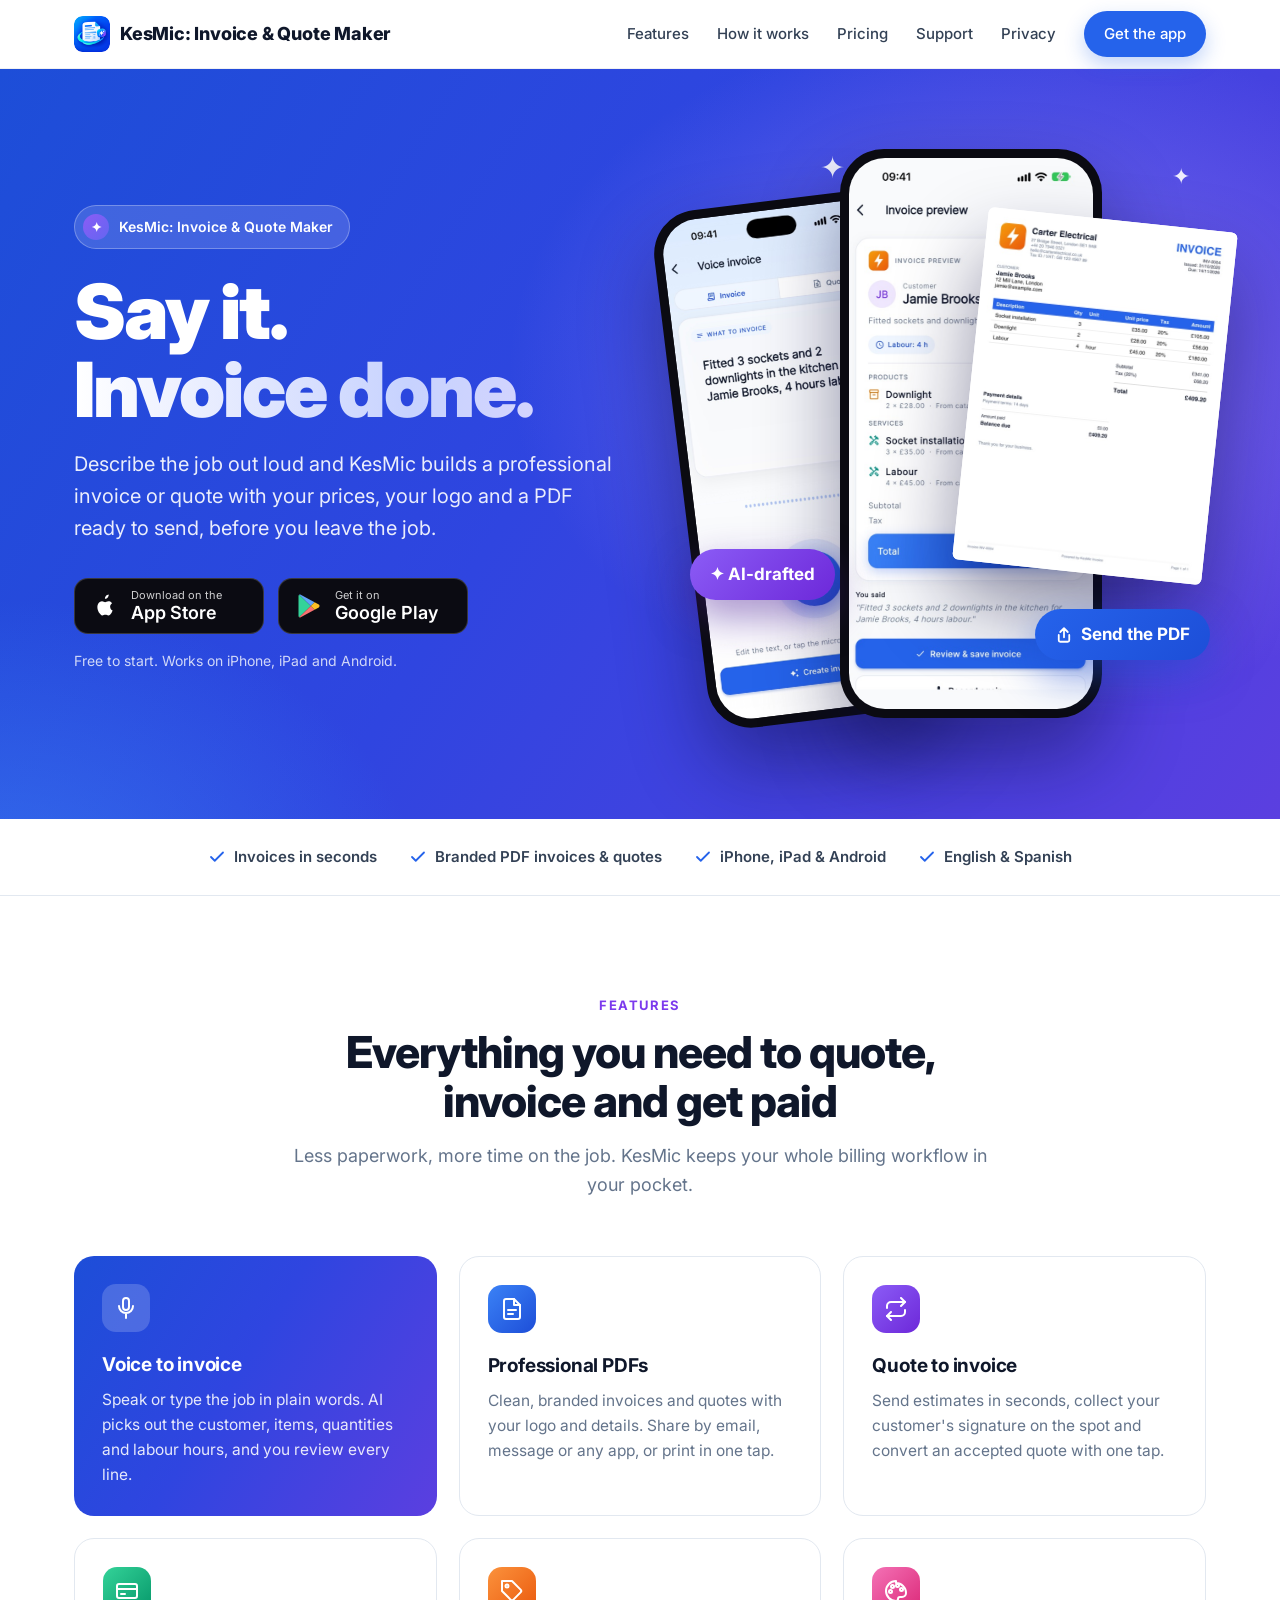
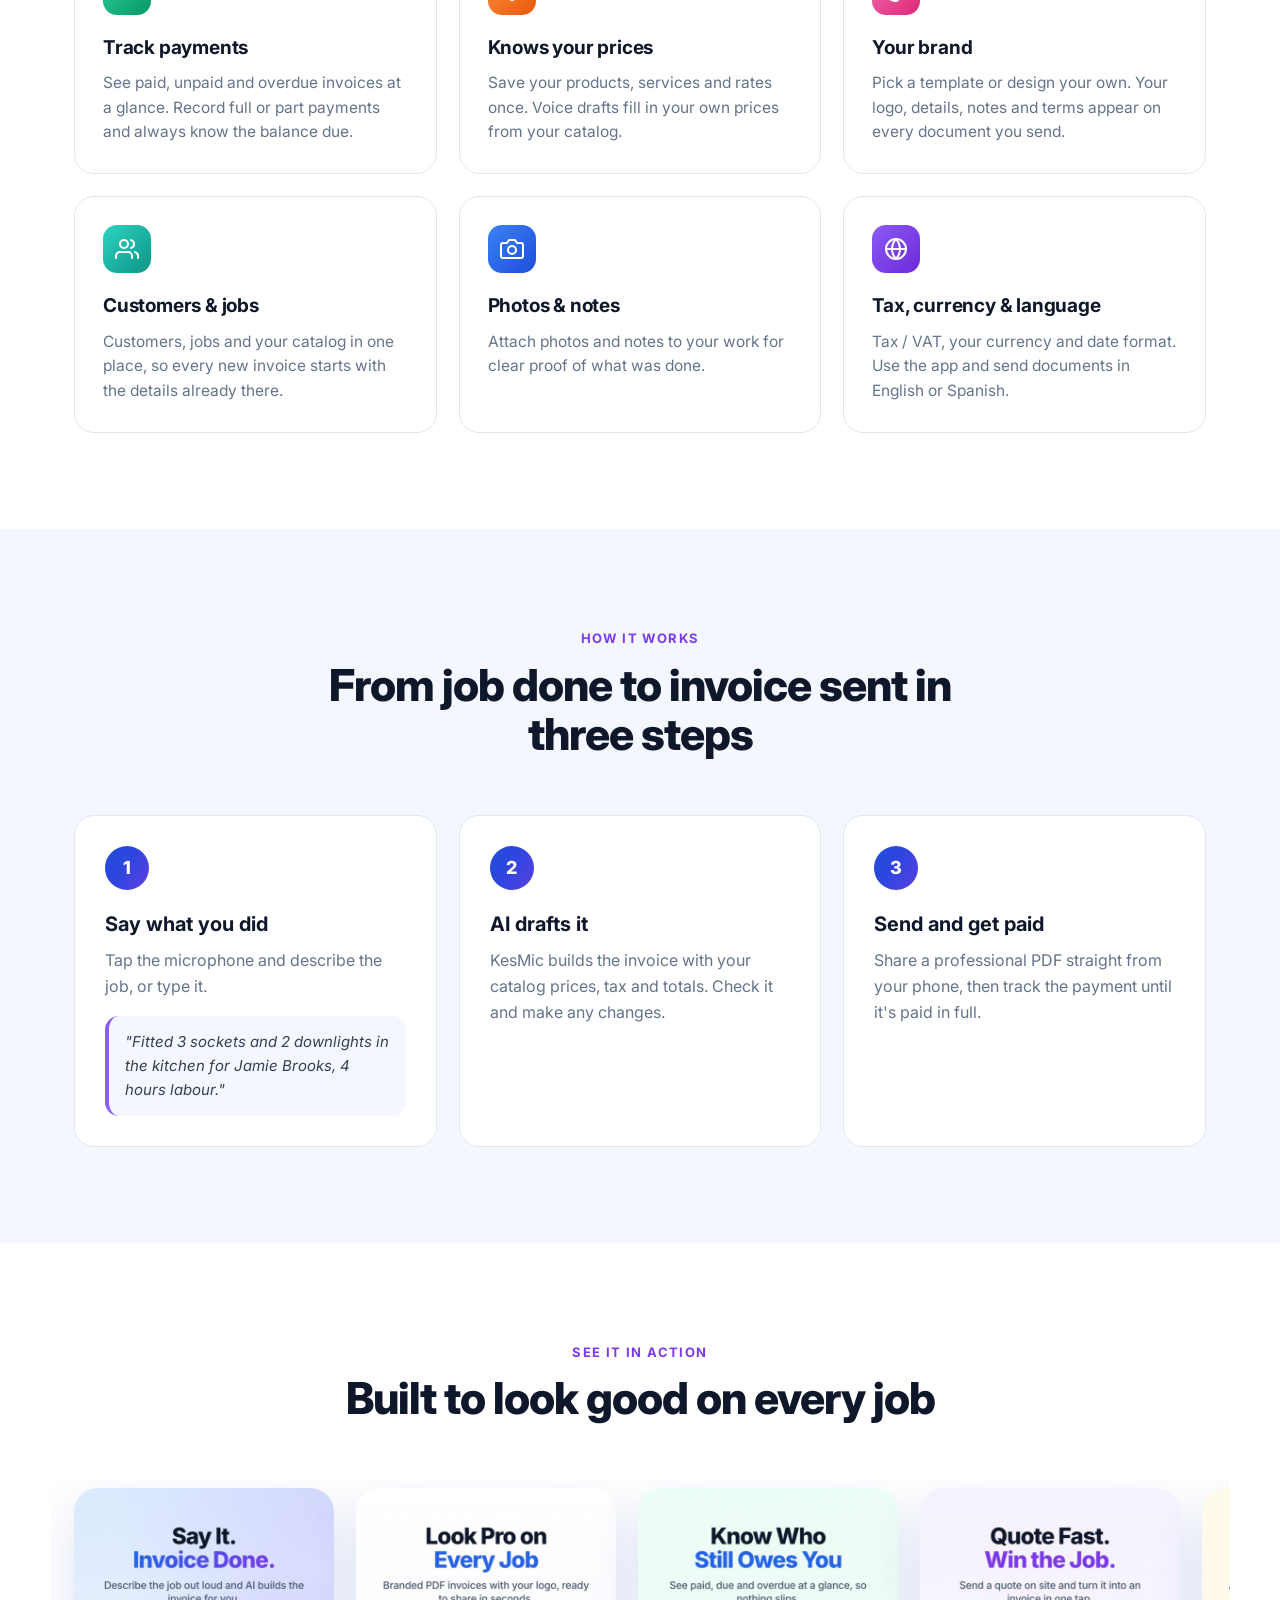
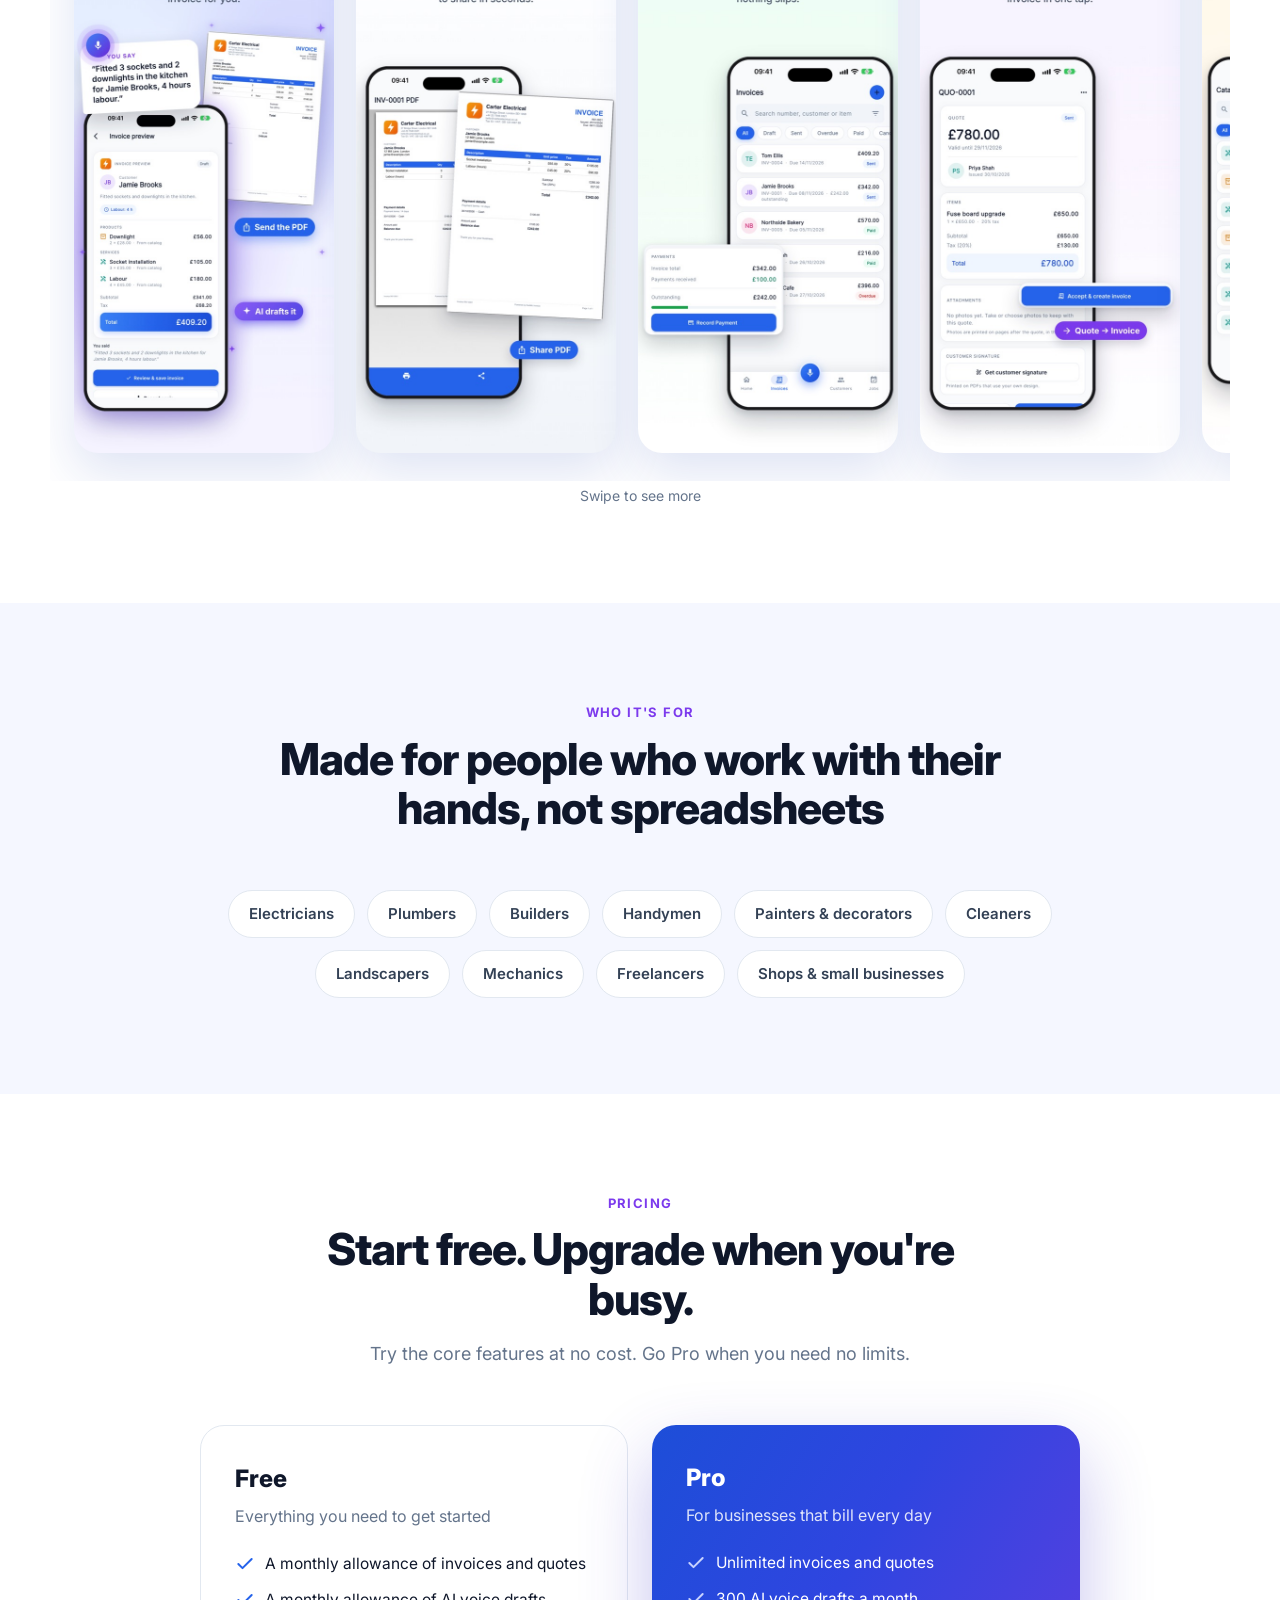
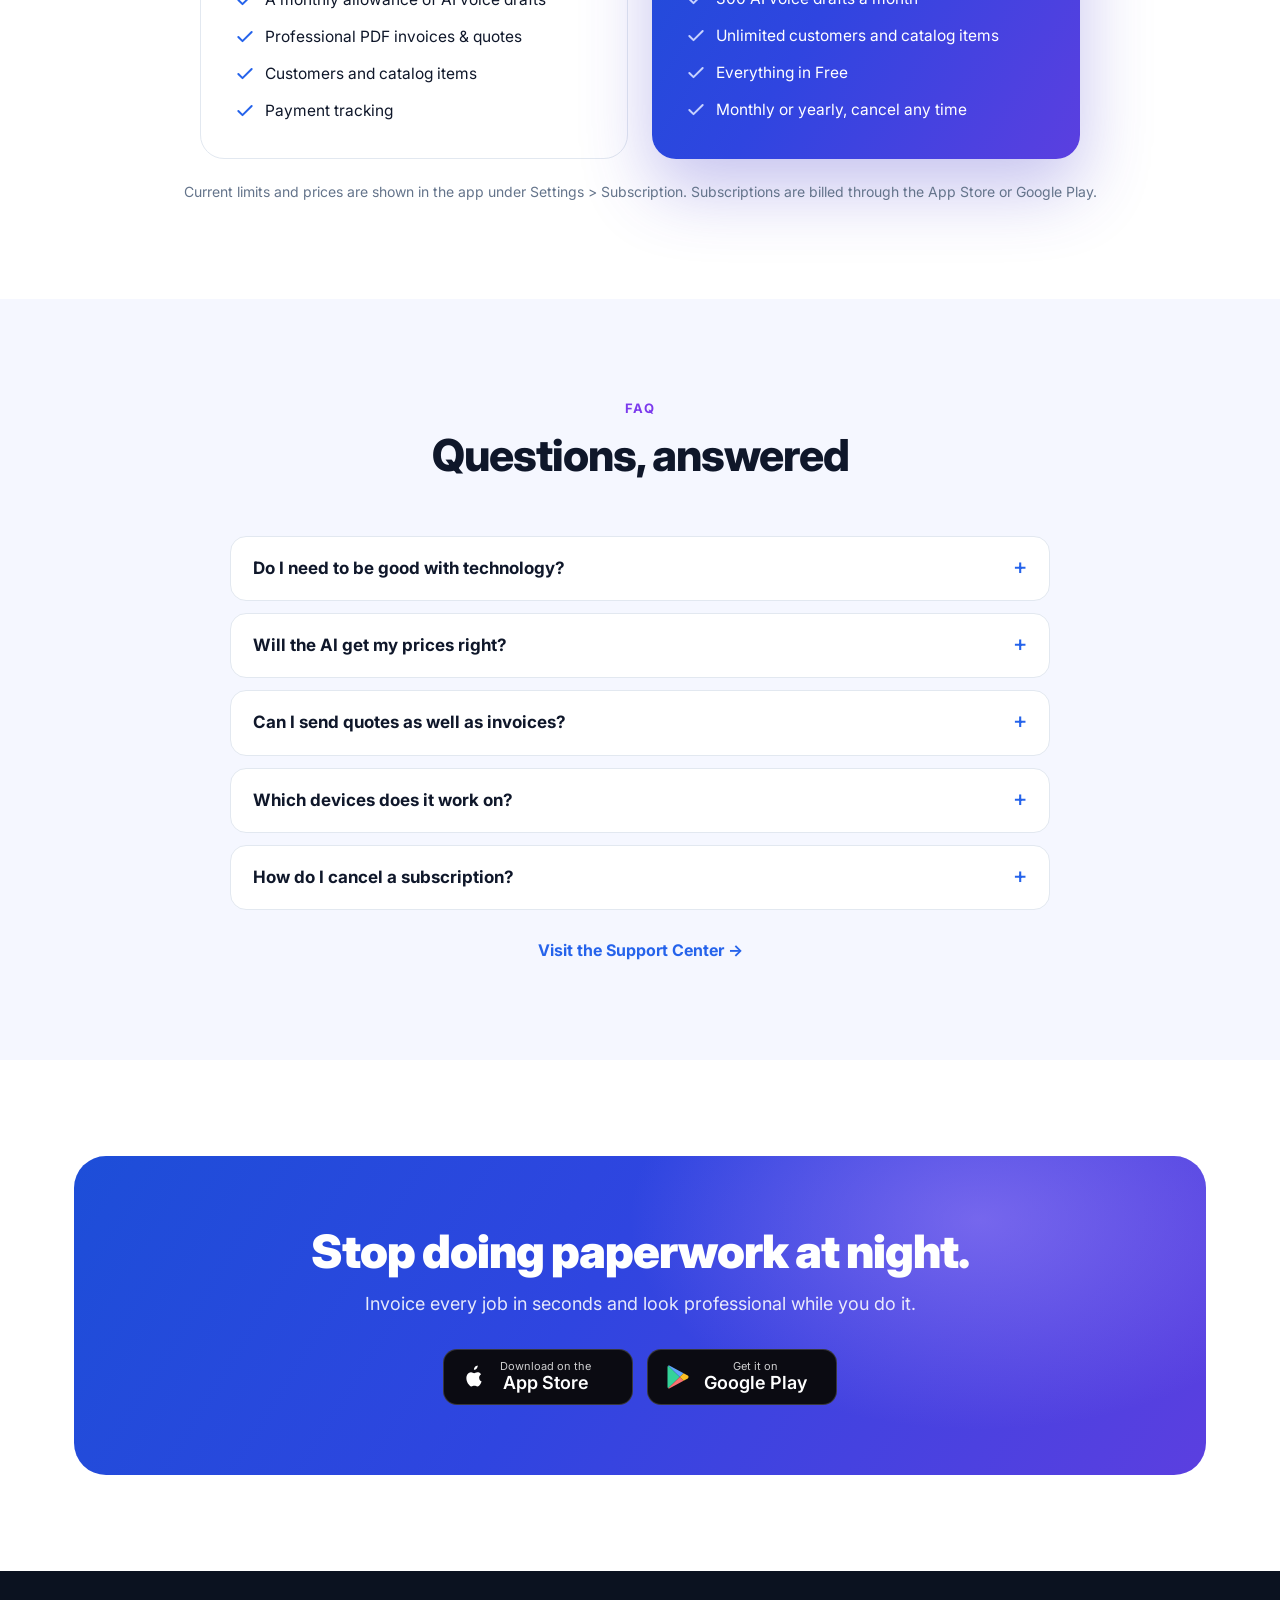
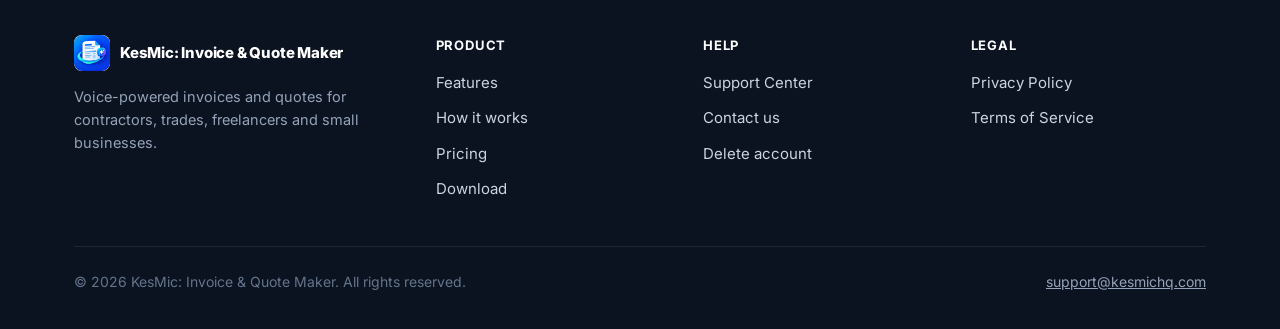
<file: index.html>
<!DOCTYPE html>
<html lang="en">
<head>
<meta charset="UTF-8">
<meta name="viewport" content="width=device-width, initial-scale=1.0">
<title>KesMic: Invoice &amp; Quote Maker – Voice Invoices &amp; Estimates</title>
<meta name="description" content="Say it. Invoice done. Describe the job out loud and KesMic: Invoice &amp; Quote Maker builds a professional invoice or quote with your prices, your logo and a PDF ready to send.">
<meta property="og:title" content="KesMic: Invoice &amp; Quote Maker – Say it. Invoice done.">
<meta property="og:description" content="Turn your voice into professional invoices and quotes in seconds. Built for contractors, trades, freelancers and small businesses.">
<meta property="og:image" content="https://kesmicinvoice.github.io/assets/og-image.jpg">
<meta property="og:url" content="https://kesmicinvoice.github.io/">
<meta property="og:type" content="website">
<meta name="twitter:card" content="summary_large_image">
<meta name="theme-color" content="#1d4ed8">
<link rel="icon" type="image/png" href="favicon.png">
<link rel="apple-touch-icon" href="logo.png">
<link rel="preconnect" href="https://fonts.googleapis.com">
<link rel="preconnect" href="https://fonts.gstatic.com" crossorigin>
<link href="https://fonts.googleapis.com/css2?family=Inter:wght@400;500;600;700;800;900&display=swap" rel="stylesheet">



<style>
:root{
  --blue:#2563eb; --blue-dark:#1d4ed8; --violet:#7c3aed; --violet-2:#8b5cf6;
  --ink:#0f172a; --ink-2:#334155; --muted:#64748b; --line:#e2e8f0;
  --bg:#ffffff; --bg-soft:#f5f7ff;
  --grad:linear-gradient(122deg,#1d4ed8 0%,#2f45e0 45%,#5b3fe0 100%);
  --radius:20px;
}
*{margin:0;padding:0;box-sizing:border-box}
html{scroll-behavior:smooth}
body{font-family:'Inter',-apple-system,BlinkMacSystemFont,sans-serif;color:var(--ink);background:var(--bg);line-height:1.6;-webkit-font-smoothing:antialiased;overflow-x:hidden}
a{color:inherit}
img{max-width:100%;display:block}
.wrap{max-width:1180px;margin:0 auto;padding:0 24px}
[id]{scroll-margin-top:80px}

/* NAV */
.nav{position:sticky;top:0;z-index:50;background:rgba(255,255,255,.88);backdrop-filter:saturate(180%) blur(16px);-webkit-backdrop-filter:saturate(180%) blur(16px);border-bottom:1px solid rgba(15,23,42,.06)}
.nav .wrap{display:flex;align-items:center;justify-content:space-between;height:68px}
.brand{display:flex;align-items:center;gap:10px;text-decoration:none;font-weight:800;font-size:18px;letter-spacing:-.2px}
.brand img{width:36px;height:36px;border-radius:22%}
.nav-links{display:flex;align-items:center;gap:28px;list-style:none}
.nav-links a{text-decoration:none;font-size:15px;font-weight:500;color:var(--ink-2)}
.nav-links a:hover{color:var(--blue)}
.btn{display:inline-flex;align-items:center;justify-content:center;gap:10px;text-decoration:none;font-weight:700;border-radius:999px;transition:transform .15s ease}
.btn:hover{transform:translateY(-1px)}
.nav-links a.btn-primary,.btn-primary{background:var(--blue);color:#fff;padding:11px 20px;font-size:15px;box-shadow:0 8px 20px rgba(37,99,235,.28)}
.nav-links a.btn-primary:hover{color:#fff}
.menu-toggle{display:none;background:none;border:0;width:42px;height:42px;border-radius:10px;cursor:pointer;color:var(--ink)}
.menu-toggle svg{width:26px;height:26px}

/* HERO */
.hero{position:relative;overflow:hidden;background:var(--grad);color:#fff}
.hero::before{content:"";position:absolute;inset:0;background:radial-gradient(700px 500px at 78% 40%,rgba(167,139,250,.55),transparent 70%),radial-gradient(600px 420px at 0% 110%,rgba(59,130,246,.6),transparent 70%)}
.hero .wrap{position:relative;display:grid;grid-template-columns:1.05fr 1fr;gap:40px;align-items:center;padding-top:80px;padding-bottom:90px}
.eyebrow{display:inline-flex;align-items:center;gap:10px;padding:8px 16px 8px 8px;border-radius:999px;background:rgba(255,255,255,.14);border:1px solid rgba(255,255,255,.28);font-size:14px;font-weight:600}
.eyebrow .dot{width:26px;height:26px;border-radius:50%;background:linear-gradient(135deg,#8b5cf6,#6366f1);display:grid;place-items:center;font-size:13px}
.hero h1{font-size:clamp(44px,6.2vw,76px);line-height:1.02;font-weight:900;letter-spacing:-2px;margin:24px 0 20px}
.hero h1 span{display:block;background:linear-gradient(90deg,#fff,#c7d2fe 60%,#ddd6fe);-webkit-background-clip:text;background-clip:text;color:transparent}
.hero p.lead{font-size:clamp(17px,1.6vw,20px);color:rgba(255,255,255,.9);max-width:540px}
.store-row{display:flex;flex-wrap:wrap;gap:14px;margin-top:34px}
.store{display:inline-flex;align-items:center;gap:12px;background:#0b0b12;color:#fff;text-decoration:none;border-radius:14px;padding:10px 20px 10px 16px;border:1px solid rgba(255,255,255,.18);min-width:190px;transition:transform .15s ease}
.store:hover{transform:translateY(-1px)}
.store svg{width:28px;height:28px;flex:none}
.store small{display:block;font-size:11px;opacity:.8;line-height:1.1}
.store strong{display:block;font-size:18px;line-height:1.2;font-weight:600}
.hero-note{margin-top:16px;font-size:14px;color:rgba(255,255,255,.78)}

.hero .wrap>*{min-width:0}
.hero-art{position:relative;height:580px;width:520px;justify-self:center}
.phone{position:absolute;background:#0b0b12;border-radius:44px;padding:9px;box-shadow:0 40px 80px rgba(10,10,60,.45)}
.phone img{width:100%;height:100%;object-fit:cover;border-radius:36px}
.ph-voice{width:240px;height:521px;left:0;top:50px;transform:rotate(-7deg)}
.ph-preview{width:262px;height:569px;left:160px;top:0;z-index:2}
.sheet{position:absolute;overflow:hidden;background:#fff;border-radius:6px;box-shadow:0 40px 80px rgba(10,10,60,.45);width:250px;height:354px;right:-20px;top:70px;transform:rotate(6deg);z-index:3}
.sheet img{position:absolute;max-width:none;width:278.2px;left:-13.9px;top:-80.9px}
.pill{position:absolute;z-index:4;display:flex;align-items:center;gap:8px;color:#fff;font-weight:700;font-size:17px;padding:12px 20px;border-radius:999px;white-space:nowrap}
.pill-ai{left:10px;top:400px;background:linear-gradient(135deg,#8b5cf6,#6d28d9);box-shadow:0 16px 40px rgba(76,29,149,.5)}
.pill-send{right:-10px;top:460px;background:linear-gradient(135deg,#2563eb,#1d4ed8);box-shadow:0 16px 40px rgba(29,78,216,.5)}
.pill svg{width:18px;height:18px}
.spark{position:absolute;color:#fff;opacity:.9}

/* SECTIONS */
section{padding:96px 0}
.soft{background:var(--bg-soft)}
.kicker{display:inline-block;font-size:13px;font-weight:700;letter-spacing:1.4px;text-transform:uppercase;color:var(--violet);margin-bottom:12px}
.section-head{text-align:center;max-width:720px;margin:0 auto 56px}
.section-head h2{font-size:clamp(30px,3.6vw,44px);line-height:1.12;letter-spacing:-1px;font-weight:800}
.section-head p{margin-top:16px;font-size:18px;color:var(--muted)}

.trust{padding:26px 0;border-bottom:1px solid var(--line)}
.trust .wrap{display:flex;flex-wrap:wrap;gap:12px 32px;justify-content:center;align-items:center;color:var(--ink-2);font-weight:600;font-size:15px}
.trust span{display:inline-flex;align-items:center;gap:8px}
.trust svg{width:18px;height:18px;color:var(--blue)}

.features{display:grid;grid-template-columns:repeat(3,1fr);gap:22px}
.feature{background:#fff;border:1px solid var(--line);border-radius:var(--radius);padding:28px;transition:box-shadow .2s ease,transform .2s ease}
.feature:hover{box-shadow:0 20px 50px rgba(30,64,175,.10);transform:translateY(-2px)}
.ficon{width:48px;height:48px;border-radius:14px;display:grid;place-items:center;margin-bottom:18px;color:#fff}
.ficon svg{width:24px;height:24px}
.i-blue{background:linear-gradient(135deg,#3b82f6,#1d4ed8)}
.i-violet{background:linear-gradient(135deg,#8b5cf6,#6d28d9)}
.i-orange{background:linear-gradient(135deg,#fb923c,#ea580c)}
.i-green{background:linear-gradient(135deg,#34d399,#059669)}
.i-teal{background:linear-gradient(135deg,#2dd4bf,#0d9488)}
.i-pink{background:linear-gradient(135deg,#f472b6,#db2777)}
.feature h3{font-size:19px;font-weight:700;margin-bottom:8px;letter-spacing:-.2px}
.feature p{color:var(--muted);font-size:15.5px}
.feature.highlight{background:var(--grad);color:#fff;border:0}
.feature.highlight p{color:rgba(255,255,255,.88)}
.feature.highlight .ficon{background:rgba(255,255,255,.18)}

.steps{display:grid;grid-template-columns:repeat(3,1fr);gap:22px}
.step{background:#fff;border-radius:var(--radius);padding:30px;border:1px solid var(--line)}
.step .num{width:44px;height:44px;border-radius:50%;background:var(--grad);color:#fff;display:grid;place-items:center;font-weight:800;font-size:18px;margin-bottom:18px}
.step h3{font-size:20px;margin-bottom:8px}
.step p{color:var(--muted)}
.quote-demo{margin-top:16px;padding:14px 16px;border-radius:14px;background:var(--bg-soft);font-style:italic;color:var(--ink-2);font-size:15px;border-left:4px solid var(--violet-2)}

.gallery{display:flex;gap:22px;overflow-x:auto;scroll-snap-type:x mandatory;padding:8px 24px 28px;margin:0 -24px;scrollbar-width:thin}
.gallery img{flex:none;width:260px;height:auto;border-radius:24px;scroll-snap-align:center;box-shadow:0 20px 50px rgba(30,64,175,.14);background:#eef2ff}
.gallery-hint{text-align:center;color:var(--muted);font-size:14px;margin-top:4px}

.audience{display:flex;flex-wrap:wrap;gap:12px;justify-content:center;max-width:880px;margin:0 auto}
.chip{padding:11px 20px;border-radius:999px;background:#fff;border:1px solid var(--line);font-weight:600;color:var(--ink-2);font-size:15px}

.plans{display:grid;grid-template-columns:1fr 1fr;gap:24px;max-width:880px;margin:0 auto}
.plan{border-radius:24px;padding:34px;border:1px solid var(--line);background:#fff}
.plan h3{font-size:24px;font-weight:800}
.plan .tag{color:var(--muted);margin:6px 0 22px}
.plan ul{list-style:none;display:grid;gap:12px}
.plan li{display:flex;gap:10px;align-items:flex-start;font-size:15.5px}
.plan li svg{flex:none;width:20px;height:20px;margin-top:2px;color:var(--blue)}
.plan.pro{background:var(--grad);color:#fff;border:0;box-shadow:0 30px 70px rgba(67,56,202,.3)}
.plan.pro .tag{color:rgba(255,255,255,.85)}
.plan.pro li svg{color:#c7d2fe}
.plans-note{text-align:center;color:var(--muted);font-size:14px;margin-top:22px}

.faq{max-width:820px;margin:0 auto;display:grid;gap:12px}
.faq details{background:#fff;border:1px solid var(--line);border-radius:16px;padding:18px 22px}
.faq summary{cursor:pointer;font-weight:700;font-size:17px;list-style:none;display:flex;justify-content:space-between;gap:16px}
.faq summary::-webkit-details-marker{display:none}
.faq summary::after{content:"+";font-size:22px;line-height:1;color:var(--blue);font-weight:500}
.faq details[open] summary::after{content:"–"}
.faq details p{margin-top:12px;color:var(--muted)}
.faq details a{color:var(--blue)}
.faq-more{text-align:center;margin-top:28px}
.faq-more a{color:var(--blue);font-weight:700;text-decoration:none}

.cta{background:var(--grad);color:#fff;border-radius:32px;padding:70px 40px;text-align:center;position:relative;overflow:hidden}
.cta::before{content:"";position:absolute;inset:0;background:radial-gradient(500px 300px at 80% 20%,rgba(167,139,250,.5),transparent 70%)}
.cta>*{position:relative}
.cta h2{font-size:clamp(30px,4vw,46px);letter-spacing:-1px;line-height:1.1;font-weight:900}
.cta p{margin:14px auto 0;max-width:560px;font-size:18px;color:rgba(255,255,255,.88)}
.cta .store-row{justify-content:center;margin-top:30px}

footer{background:#0b1220;color:#cbd5e1;padding:64px 0 36px}
.foot{display:grid;grid-template-columns:1.4fr 1fr 1fr 1fr;gap:32px}
.foot .brand{color:#fff;margin-bottom:14px}
.foot p{font-size:14.5px;color:#94a3b8;max-width:320px}
.foot h4{color:#fff;font-size:13px;letter-spacing:.8px;text-transform:uppercase;margin-bottom:14px}
.foot ul{list-style:none;display:grid;gap:10px}
.foot a{text-decoration:none;color:#cbd5e1;font-size:15px}
.foot a:hover{color:#fff}
.copy{border-top:1px solid rgba(255,255,255,.08);margin-top:44px;padding-top:24px;font-size:14px;color:#64748b;display:flex;justify-content:space-between;flex-wrap:wrap;gap:10px}
.copy a{font-size:14px;color:#94a3b8}

/* RESPONSIVE */
@media (max-width:1060px){
  .hero .wrap{grid-template-columns:minmax(0,1fr);padding-top:56px;padding-bottom:50px;text-align:left}
  .features,.steps{grid-template-columns:1fr 1fr}
  .foot{grid-template-columns:1fr 1fr}
}
@media (max-width:760px){
  .nav-links{display:none;position:absolute;top:68px;left:0;right:0;flex-direction:column;align-items:stretch;gap:0;background:#fff;border-bottom:1px solid var(--line);padding:8px 24px 18px;box-shadow:0 20px 40px rgba(15,23,42,.08)}
  .nav-links.open{display:flex}
  .nav-links li a{display:block;padding:12px 0}
  .nav-links a.btn-primary{margin-top:8px;text-align:center}
  .menu-toggle{display:grid;place-items:center}
  section{padding:72px 0}
  .features,.steps,.plans{grid-template-columns:1fr}
  .hero-art{justify-self:start;margin-left:50%;transform:translateX(-50%) scale(.78);transform-origin:top center;margin-bottom:-128px}
  .cta{padding:52px 24px;border-radius:24px}
}
@media (max-width:520px){
  .wrap{padding:0 16px}
  .hero-art{transform:translateX(-50%) scale(.66);margin-bottom:-197px}
  .foot{grid-template-columns:1fr}
  .store{min-width:0;flex:1 1 150px;padding:10px 14px;gap:10px}
  .store strong{font-size:16px;white-space:nowrap}
  .gallery{padding:8px 16px 28px;margin:0 -16px}
  .gallery img{width:230px}
}

@media (max-width:440px){.brand-rest{display:none}}
</style>
</head>
<body>
<svg width="0" height="0" style="position:absolute" aria-hidden="true">
  <symbol id="i-check" viewBox="0 0 24 24"><path d="M20 6 9 17l-5-5" fill="none" stroke="currentColor" stroke-width="2.4" stroke-linecap="round" stroke-linejoin="round"/></symbol>
  <symbol id="i-apple" viewBox="0 0 24 24"><path fill="currentColor" d="M16.37 12.6c.02 2.43 2.13 3.24 2.15 3.25-.02.06-.34 1.15-1.11 2.28-.67.98-1.36 1.95-2.45 1.97-1.07.02-1.42-.63-2.64-.63-1.23 0-1.61.61-2.62.65-1.05.04-1.85-1.06-2.53-2.03-1.38-1.99-2.43-5.62-1.02-8.07.7-1.22 1.95-1.99 3.31-2.01 1.03-.02 2.01.7 2.64.7.63 0 1.82-.86 3.06-.73.52.02 1.98.21 2.92 1.58-.08.05-1.74 1.02-1.71 3.04M14.36 4.7c.56-.68.94-1.62.83-2.56-.81.03-1.790.54-2.37 1.21-.52.6-.98 1.56-.85 2.48.9.07 1.82-.46 2.39-1.13"/></symbol>
  <symbol id="i-play" viewBox="0 0 24 24"><path fill="#34d399" d="M3.6 2.3 13.5 12 3.6 21.7c-.36-.2-.6-.6-.6-1.07V3.37c0-.47.24-.87.6-1.07Z"/><path fill="#60a5fa" d="m16.8 8.7-3.3 3.3-9.9-9.7c.1-.06.22-.1.34-.13.33-.06.67 0 .97.17L16.8 8.7Z"/><path fill="#f87171" d="m16.8 15.3-11.9 6.36c-.3.17-.64.23-.97.17a1.1 1.1 0 0 1-.34-.13l9.9-9.7 3.3 3.3Z"/><path fill="#fbbf24" d="m20.4 13.2-3.6 2.1-3.3-3.3 3.3-3.3 3.6 2.1c.85.5.85 1.9 0 2.4Z"/></symbol>
</svg>

<nav class="nav" aria-label="Main">
  <div class="wrap">
    <a class="brand" href="./"><img src="logo.png" alt=""><span>KesMic<span class="brand-rest">: Invoice &amp; Quote Maker</span></span></a>
    <button class="menu-toggle" aria-label="Open menu" aria-expanded="false" aria-controls="nav-links">
      <svg viewBox="0 0 24 24" fill="none" stroke="currentColor" stroke-width="2" stroke-linecap="round"><path d="M4 7h16M4 12h16M4 17h16"/></svg>
    </button>
    <ul class="nav-links" id="nav-links">
      <li><a href="#features">Features</a></li>
      <li><a href="#how">How it works</a></li>
      <li><a href="#pricing">Pricing</a></li>
      <li><a href="support.html">Support</a></li>
      <li><a href="privacy-policy.html">Privacy</a></li>
      <li><a class="btn btn-primary" href="#download">Get the app</a></li>
    </ul>
  </div>
</nav>

<header class="hero">
  <div class="wrap">
    <div>
      <span class="eyebrow"><span class="dot">✦</span>KesMic: Invoice &amp; Quote Maker</span>
      <h1>Say it.<span>Invoice done.</span></h1>
      <p class="lead">Describe the job out loud and KesMic builds a professional invoice or quote with your prices, your logo and a PDF ready to send, before you leave the job.</p>
      <div class="store-row" id="download">
        <a class="store" href="#download" aria-label="Download on the App Store">
          <svg><use href="#i-apple"/></svg>
          <span><small>Download on the</small><strong>App Store</strong></span>
        </a>
        <a class="store" href="#download" aria-label="Get it on Google Play">
          <svg><use href="#i-play"/></svg>
          <span><small>Get it on</small><strong>Google Play</strong></span>
        </a>
      </div>
      <p class="hero-note">Free to start. Works on iPhone, iPad and Android.</p>
    </div>

    <div class="hero-art" aria-hidden="true">
      <div class="phone ph-voice"><img src="assets/light_voice.jpg" alt=""></div>
      <div class="phone ph-preview"><img src="assets/light_preview.jpg" alt=""></div>
      <div class="sheet"><img src="assets/light_voice_pdf.jpg" alt=""></div>
      <div class="pill pill-ai">✦ AI-drafted</div>
      <div class="pill pill-send"><svg viewBox="0 0 24 24" fill="none" stroke="currentColor" stroke-width="2.4" stroke-linecap="round" stroke-linejoin="round"><path d="M12 15V3M7 8l5-5 5 5"/><path d="M5 12v7a2 2 0 0 0 2 2h10a2 2 0 0 0 2-2v-7"/></svg>Send the PDF</div>
      <span class="spark" style="left:140px;top:-6px;font-size:30px">✦</span>
      <span class="spark" style="right:10px;top:10px;font-size:22px">✦</span>
    </div>
  </div>
</header>

<div class="trust">
  <div class="wrap">
    <span><svg><use href="#i-check"/></svg>Invoices in seconds</span>
    <span><svg><use href="#i-check"/></svg>Branded PDF invoices &amp; quotes</span>
    <span><svg><use href="#i-check"/></svg>iPhone, iPad &amp; Android</span>
    <span><svg><use href="#i-check"/></svg>English &amp; Spanish</span>
  </div>
</div>

<section id="features">
  <div class="wrap">
    <div class="section-head">
      <span class="kicker">Features</span>
      <h2>Everything you need to quote, invoice and get paid</h2>
      <p>Less paperwork, more time on the job. KesMic keeps your whole billing workflow in your pocket.</p>
    </div>
    <div class="features">
      <div class="feature highlight">
        <div class="ficon"><svg viewBox="0 0 24 24" fill="none" stroke="currentColor" stroke-width="2" stroke-linecap="round" stroke-linejoin="round"><rect x="9" y="2" width="6" height="12" rx="3"/><path d="M5 10a7 7 0 0 0 14 0M12 17v5"/></svg></div>
        <h3>Voice to invoice</h3>
        <p>Speak or type the job in plain words. AI picks out the customer, items, quantities and labour hours, and you review every line.</p>
      </div>
      <div class="feature">
        <div class="ficon i-blue"><svg viewBox="0 0 24 24" fill="none" stroke="currentColor" stroke-width="2" stroke-linecap="round" stroke-linejoin="round"><path d="M14 2H6a2 2 0 0 0-2 2v16a2 2 0 0 0 2 2h12a2 2 0 0 0 2-2V8z"/><path d="M14 2v6h6M8 13h8M8 17h5"/></svg></div>
        <h3>Professional PDFs</h3>
        <p>Clean, branded invoices and quotes with your logo and details. Share by email, message or any app, or print in one tap.</p>
      </div>
      <div class="feature">
        <div class="ficon i-violet"><svg viewBox="0 0 24 24" fill="none" stroke="currentColor" stroke-width="2" stroke-linecap="round" stroke-linejoin="round"><path d="M17 1l4 4-4 4"/><path d="M3 11V9a4 4 0 0 1 4-4h14M7 23l-4-4 4-4"/><path d="M21 13v2a4 4 0 0 1-4 4H3"/></svg></div>
        <h3>Quote to invoice</h3>
        <p>Send estimates in seconds, collect your customer's signature on the spot and convert an accepted quote with one tap.</p>
      </div>
      <div class="feature">
        <div class="ficon i-green"><svg viewBox="0 0 24 24" fill="none" stroke="currentColor" stroke-width="2" stroke-linecap="round" stroke-linejoin="round"><rect x="2" y="5" width="20" height="14" rx="2"/><path d="M2 10h20M6 15h4"/></svg></div>
        <h3>Track payments</h3>
        <p>See paid, unpaid and overdue invoices at a glance. Record full or part payments and always know the balance due.</p>
      </div>
      <div class="feature">
        <div class="ficon i-orange"><svg viewBox="0 0 24 24" fill="none" stroke="currentColor" stroke-width="2" stroke-linecap="round" stroke-linejoin="round"><path d="M20.59 13.41 13.42 20.6a2 2 0 0 1-2.83 0L2 12V2h10l8.59 8.59a2 2 0 0 1 0 2.82z"/><circle cx="7" cy="7" r="1.5"/></svg></div>
        <h3>Knows your prices</h3>
        <p>Save your products, services and rates once. Voice drafts fill in your own prices from your catalog.</p>
      </div>
      <div class="feature">
        <div class="ficon i-pink"><svg viewBox="0 0 24 24" fill="none" stroke="currentColor" stroke-width="2" stroke-linecap="round" stroke-linejoin="round"><circle cx="13.5" cy="6.5" r="1.5"/><circle cx="17.5" cy="10.5" r="1.5"/><circle cx="8.5" cy="7.5" r="1.5"/><circle cx="6.5" cy="12.5" r="1.5"/><path d="M12 2a10 10 0 0 0 0 20 2 2 0 0 0 2-2 2 2 0 0 1 2-2h2a4 4 0 0 0 4-4c0-5.5-4.5-10-10-10z"/></svg></div>
        <h3>Your brand</h3>
        <p>Pick a template or design your own. Your logo, details, notes and terms appear on every document you send.</p>
      </div>
      <div class="feature">
        <div class="ficon i-teal"><svg viewBox="0 0 24 24" fill="none" stroke="currentColor" stroke-width="2" stroke-linecap="round" stroke-linejoin="round"><path d="M17 21v-2a4 4 0 0 0-4-4H5a4 4 0 0 0-4 4v2"/><circle cx="9" cy="7" r="4"/><path d="M23 21v-2a4 4 0 0 0-3-3.87M16 3.13a4 4 0 0 1 0 7.75"/></svg></div>
        <h3>Customers &amp; jobs</h3>
        <p>Customers, jobs and your catalog in one place, so every new invoice starts with the details already there.</p>
      </div>
      <div class="feature">
        <div class="ficon i-blue"><svg viewBox="0 0 24 24" fill="none" stroke="currentColor" stroke-width="2" stroke-linecap="round" stroke-linejoin="round"><path d="M23 19a2 2 0 0 1-2 2H3a2 2 0 0 1-2-2V8a2 2 0 0 1 2-2h4l2-3h6l2 3h4a2 2 0 0 1 2 2z"/><circle cx="12" cy="13" r="4"/></svg></div>
        <h3>Photos &amp; notes</h3>
        <p>Attach photos and notes to your work for clear proof of what was done.</p>
      </div>
      <div class="feature">
        <div class="ficon i-violet"><svg viewBox="0 0 24 24" fill="none" stroke="currentColor" stroke-width="2" stroke-linecap="round" stroke-linejoin="round"><circle cx="12" cy="12" r="10"/><path d="M2 12h20M12 2a15.3 15.3 0 0 1 4 10 15.3 15.3 0 0 1-4 10 15.3 15.3 0 0 1-4-10 15.3 15.3 0 0 1 4-10z"/></svg></div>
        <h3>Tax, currency &amp; language</h3>
        <p>Tax / VAT, your currency and date format. Use the app and send documents in English or Spanish.</p>
      </div>
    </div>
  </div>
</section>

<section id="how" class="soft">
  <div class="wrap">
    <div class="section-head">
      <span class="kicker">How it works</span>
      <h2>From job done to invoice sent in three steps</h2>
    </div>
    <div class="steps">
      <div class="step">
        <div class="num">1</div>
        <h3>Say what you did</h3>
        <p>Tap the microphone and describe the job, or type it.</p>
        <div class="quote-demo">"Fitted 3 sockets and 2 downlights in the kitchen for Jamie Brooks, 4 hours labour."</div>
      </div>
      <div class="step">
        <div class="num">2</div>
        <h3>AI drafts it</h3>
        <p>KesMic builds the invoice with your catalog prices, tax and totals. Check it and make any changes.</p>
      </div>
      <div class="step">
        <div class="num">3</div>
        <h3>Send and get paid</h3>
        <p>Share a professional PDF straight from your phone, then track the payment until it's paid in full.</p>
      </div>
    </div>
  </div>
</section>

<section id="screens">
  <div class="wrap">
    <div class="section-head">
      <span class="kicker">See it in action</span>
      <h2>Built to look good on every job</h2>
    </div>
    <div class="gallery" tabindex="0" aria-label="App screenshots">
      <img src="assets/shot_01_voice_to_invoice.jpg" alt="Describe the job and AI builds the invoice" loading="lazy" width="260" height="565">
      <img src="assets/shot_02_professional_pdf.jpg" alt="Professional branded PDF invoices" loading="lazy" width="260" height="565">
      <img src="assets/shot_03_track_payments.jpg" alt="Track paid, unpaid and overdue invoices" loading="lazy" width="260" height="565">
      <img src="assets/shot_04_quote_to_invoice.jpg" alt="Turn a quote into an invoice in one tap" loading="lazy" width="260" height="565">
      <img src="assets/shot_05_knows_your_prices.jpg" alt="Catalog with your own prices" loading="lazy" width="260" height="565">
      <img src="assets/shot_06_your_brand.jpg" alt="Templates with your brand and logo" loading="lazy" width="260" height="565">
      <img src="assets/shot_07_signatures.jpg" alt="Customer signatures on quotes" loading="lazy" width="260" height="565">
      <img src="assets/shot_08_all_in_one.jpg" alt="Customers, jobs, quotes and invoices in one app" loading="lazy" width="260" height="565">
    </div>
    <p class="gallery-hint">Swipe to see more</p>
  </div>
</section>

<section class="soft">
  <div class="wrap">
    <div class="section-head">
      <span class="kicker">Who it's for</span>
      <h2>Made for people who work with their hands, not spreadsheets</h2>
    </div>
    <div class="audience">
      <span class="chip">Electricians</span><span class="chip">Plumbers</span><span class="chip">Builders</span><span class="chip">Handymen</span><span class="chip">Painters &amp; decorators</span><span class="chip">Cleaners</span><span class="chip">Landscapers</span><span class="chip">Mechanics</span><span class="chip">Freelancers</span><span class="chip">Shops &amp; small businesses</span>
    </div>
  </div>
</section>

<section id="pricing">
  <div class="wrap">
    <div class="section-head">
      <span class="kicker">Pricing</span>
      <h2>Start free. Upgrade when you're busy.</h2>
      <p>Try the core features at no cost. Go Pro when you need no limits.</p>
    </div>
    <div class="plans">
      <div class="plan">
        <h3>Free</h3>
        <p class="tag">Everything you need to get started</p>
        <ul>
          <li><svg><use href="#i-check"/></svg>A monthly allowance of invoices and quotes</li>
          <li><svg><use href="#i-check"/></svg>A monthly allowance of AI voice drafts</li>
          <li><svg><use href="#i-check"/></svg>Professional PDF invoices &amp; quotes</li>
          <li><svg><use href="#i-check"/></svg>Customers and catalog items</li>
          <li><svg><use href="#i-check"/></svg>Payment tracking</li>
        </ul>
      </div>
      <div class="plan pro">
        <h3>Pro</h3>
        <p class="tag">For businesses that bill every day</p>
        <ul>
          <li><svg><use href="#i-check"/></svg>Unlimited invoices and quotes</li>
          <li><svg><use href="#i-check"/></svg>300 AI voice drafts a month</li>
          <li><svg><use href="#i-check"/></svg>Unlimited customers and catalog items</li>
          <li><svg><use href="#i-check"/></svg>Everything in Free</li>
          <li><svg><use href="#i-check"/></svg>Monthly or yearly, cancel any time</li>
        </ul>
      </div>
    </div>
    <p class="plans-note">Current limits and prices are shown in the app under Settings &gt; Subscription. Subscriptions are billed through the App Store or Google Play.</p>
  </div>
</section>

<section class="soft">
  <div class="wrap">
    <div class="section-head">
      <span class="kicker">FAQ</span>
      <h2>Questions, answered</h2>
    </div>
    <div class="faq">
      <details>
        <summary>Do I need to be good with technology?</summary>
        <p>No. If you can describe a job out loud, you can make an invoice. The app fills in the details and you check and send.</p>
      </details>
      <details>
        <summary>Will the AI get my prices right?</summary>
        <p>Add your products, services and rates to your catalog and voice drafts use them. You always review every line before saving.</p>
      </details>
      <details>
        <summary>Can I send quotes as well as invoices?</summary>
        <p>Yes. Create a quote, collect a signature and turn it into an invoice with one tap when the customer accepts.</p>
      </details>
      <details>
        <summary>Which devices does it work on?</summary>
        <p>KesMic: Invoice &amp; Quote Maker works on iPhone, iPad and Android phones and tablets.</p>
      </details>
      <details>
        <summary>How do I cancel a subscription?</summary>
        <p>Subscriptions are managed in your App Store or Google Play account settings, and you can cancel any time. <a href="support.html">See step-by-step help</a>.</p>
      </details>
    </div>
    <p class="faq-more"><a href="support.html">Visit the Support Center →</a></p>
  </div>
</section>

<section>
  <div class="wrap">
    <div class="cta">
      <h2>Stop doing paperwork at night.</h2>
      <p>Invoice every job in seconds and look professional while you do it.</p>
      <div class="store-row">
        <a class="store" href="#download" aria-label="Download on the App Store">
          <svg><use href="#i-apple"/></svg>
          <span><small>Download on the</small><strong>App Store</strong></span>
        </a>
        <a class="store" href="#download" aria-label="Get it on Google Play">
          <svg><use href="#i-play"/></svg>
          <span><small>Get it on</small><strong>Google Play</strong></span>
        </a>
      </div>
    </div>
  </div>
</section>

<footer>
  <div class="wrap">
    <div class="foot">
      <div>
        <a class="brand" href="./"><img src="logo.png" alt=""><span>KesMic<span class="brand-rest">: Invoice &amp; Quote Maker</span></span></a>
        <p>Voice-powered invoices and quotes for contractors, trades, freelancers and small businesses.</p>
      </div>
      <div>
        <h4>Product</h4>
        <ul>
          <li><a href="#features">Features</a></li>
          <li><a href="#how">How it works</a></li>
          <li><a href="#pricing">Pricing</a></li>
          <li><a href="#download">Download</a></li>
        </ul>
      </div>
      <div>
        <h4>Help</h4>
        <ul>
          <li><a href="support.html">Support Center</a></li>
          <li><a href="mailto:support@kesmichq.com">Contact us</a></li>
          <li><a href="delete-account.html">Delete account</a></li>
        </ul>
      </div>
      <div>
        <h4>Legal</h4>
        <ul>
          <li><a href="privacy-policy.html">Privacy Policy</a></li>
          <li><a href="terms.html">Terms of Service</a></li>
        </ul>
      </div>
    </div>
    <div class="copy">
      <span>© 2026 KesMic: Invoice &amp; Quote Maker. All rights reserved.</span>
      <a href="mailto:support@kesmichq.com">support@kesmichq.com</a>
    </div>
  </div>
</footer>

<script>
(function(){
  var b=document.querySelector('.menu-toggle'),l=document.getElementById('nav-links');
  b.addEventListener('click',function(){var o=l.classList.toggle('open');b.setAttribute('aria-expanded',o);});
  l.addEventListener('click',function(e){if(e.target.tagName==='A'){l.classList.remove('open');b.setAttribute('aria-expanded','false');}});
})();
</script>
</body>
</html>
</file>
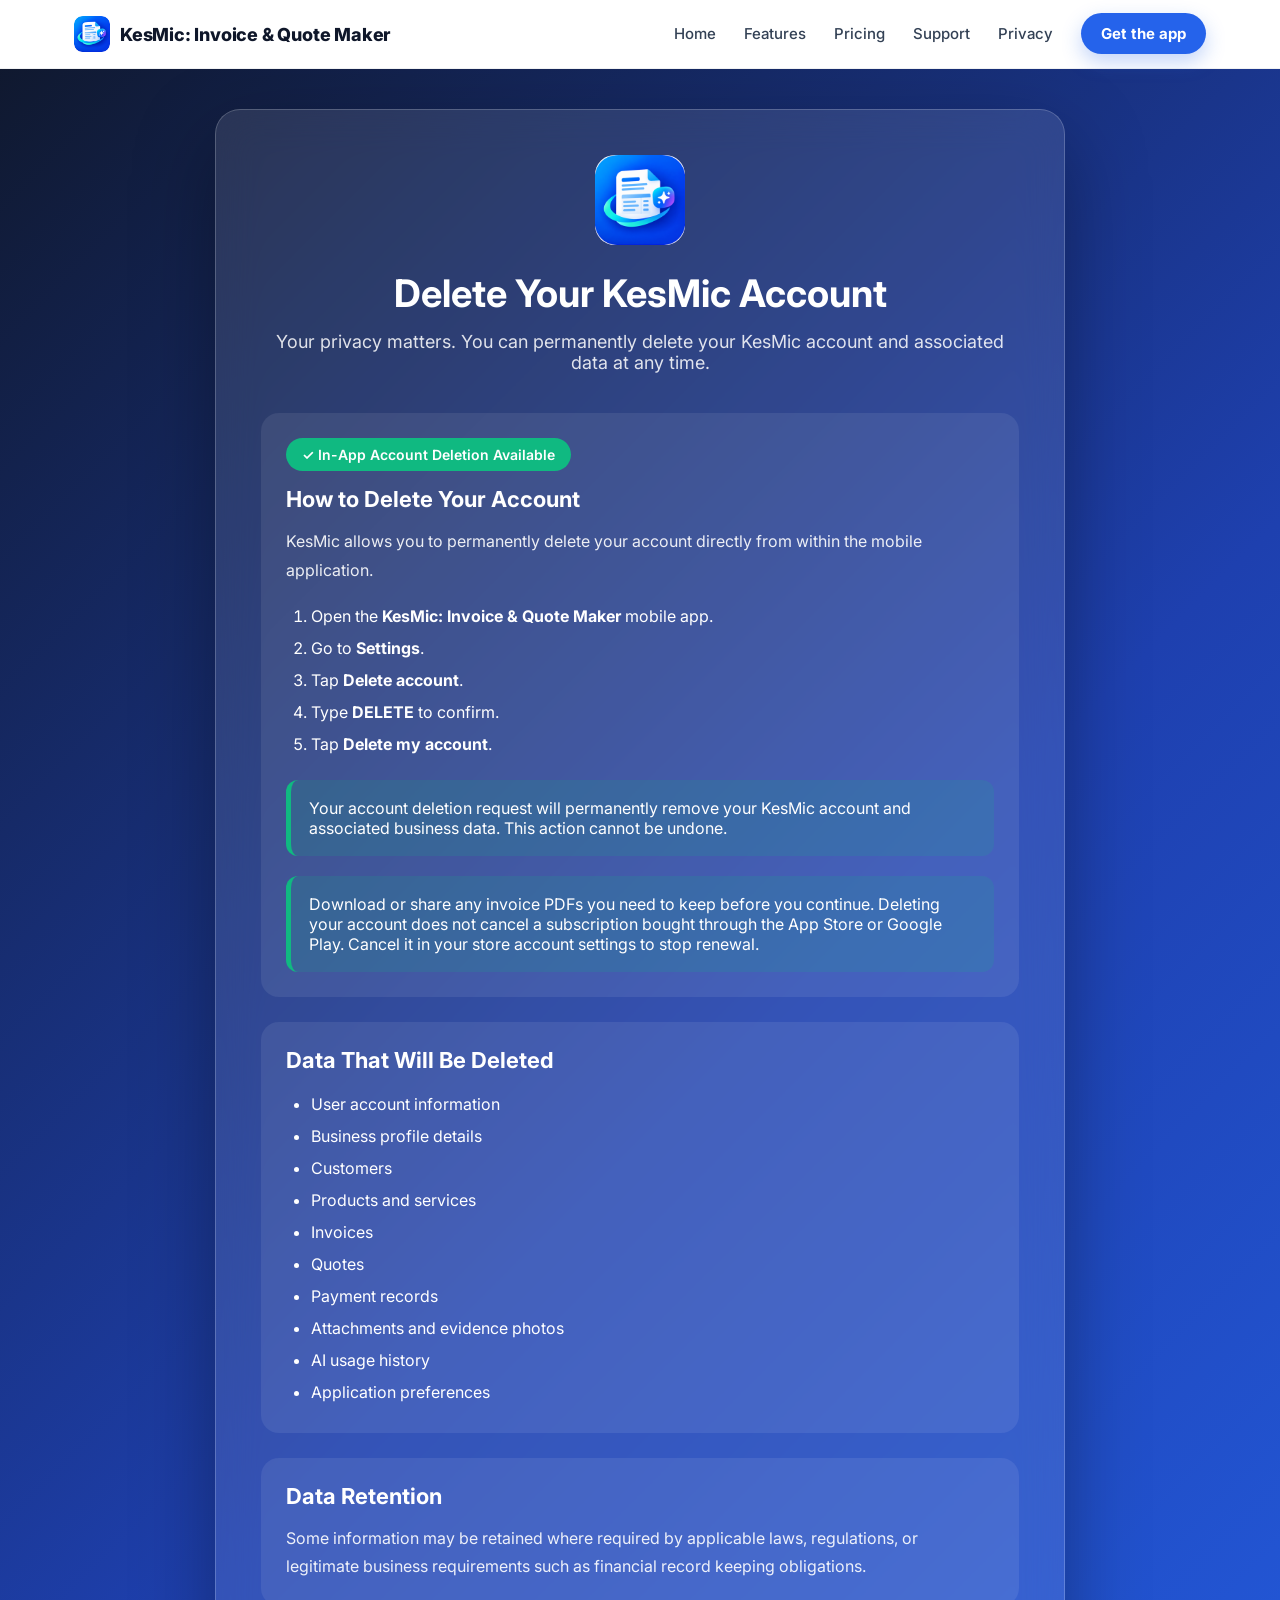
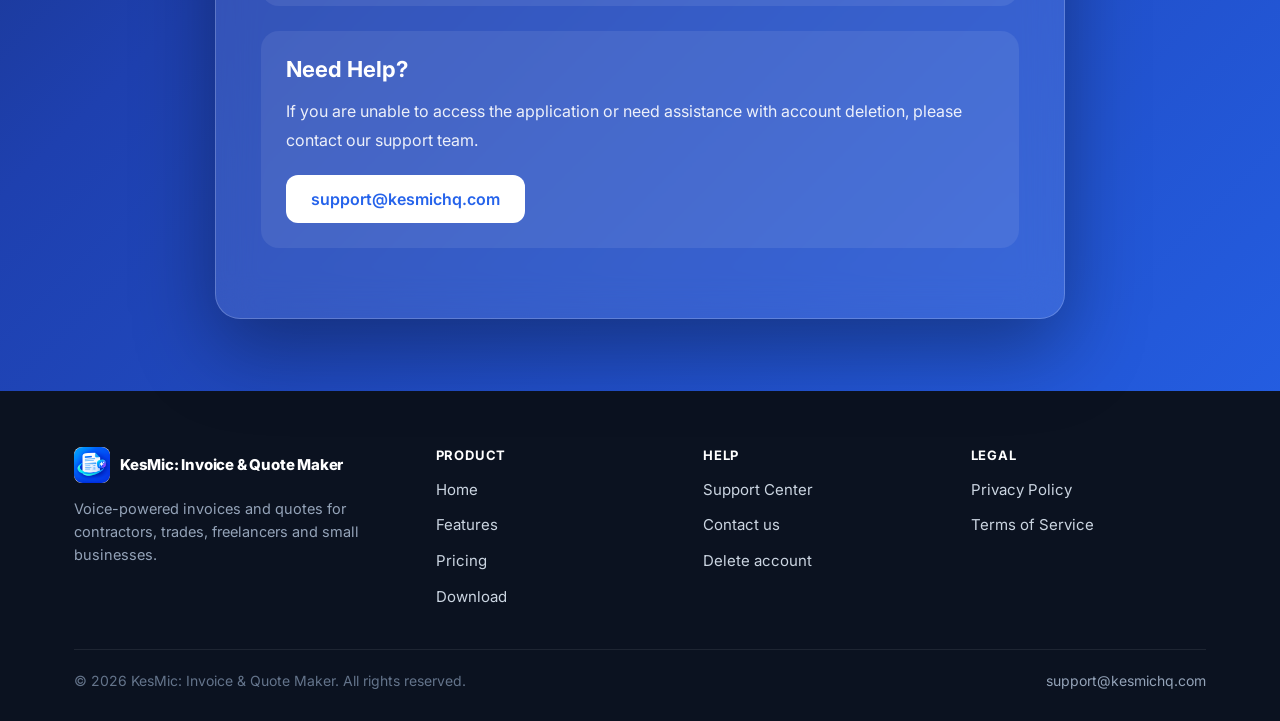
<file: delete-account.html>
<!DOCTYPE html>
<html lang="en">
<head>
<meta charset="UTF-8">
<meta name="viewport" content="width=device-width, initial-scale=1.0">

<title>Delete Your Account – KesMic: Invoice &amp; Quote Maker</title>
<link rel="icon" type="image/png" href="favicon.png">
<link rel="apple-touch-icon" href="logo.png">

<link rel="preconnect" href="https://fonts.googleapis.com">
<link href="https://fonts.googleapis.com/css2?family=Inter:wght@300;400;500;600;700&display=swap" rel="stylesheet">

<style>

* {
    margin: 0;
    padding: 0;
    box-sizing: border-box;
    font-family: 'Inter', sans-serif;
}

body {

    background: linear-gradient(135deg, #0f172a, #1e40af, #2563eb);

    min-height: 100vh;

    display: flex;

    justify-content: center;

    align-items: center;

    padding: 25px;

    color: white;
}


.container {

    max-width: 850px;

    width: 100%;

    background: rgba(255,255,255,0.10);

    backdrop-filter: blur(20px);

    border-radius: 25px;

    padding: 45px;

    border: 1px solid rgba(255,255,255,0.2);

    box-shadow: 0 30px 80px rgba(0,0,0,0.35);

}


.logo {

    width: 90px;

    height: 90px;

    margin: auto;

    margin-bottom: 25px;

    border-radius: 25px;

    background: white;

    color: #2563eb;

    display:flex;

    justify-content:center;

    align-items:center;

    font-size:45px;

    font-weight:700;

}


h1 {

    text-align:center;

    font-size:38px;

    margin-bottom:15px;

}


.subtitle {

    text-align:center;

    font-size:18px;

    opacity:0.85;

    margin-bottom:40px;

}


.card {

    background: rgba(255,255,255,0.08);

    padding:25px;

    border-radius:18px;

    margin-bottom:25px;

}


h2 {

    font-size:22px;

    margin-bottom:15px;

}


p {

    line-height:1.8;

    opacity:0.9;

}


ol, ul {

    margin-top:15px;

    padding-left:25px;

    line-height:2;

}


.badge {

    display:inline-block;

    background:#10b981;

    padding:8px 16px;

    border-radius:30px;

    font-size:14px;

    font-weight:600;

    margin-bottom:15px;

}


.notice {

    margin-top:20px;

    background:rgba(16,185,129,0.15);

    border-left:5px solid #10b981;

    padding:18px;

    border-radius:12px;

}


.email {

    display:inline-block;

    margin-top:20px;

    padding:14px 25px;

    background:white;

    color:#2563eb;

    text-decoration:none;

    border-radius:12px;

    font-weight:600;

}


.website {

    color:white;

    text-decoration:none;

}


.footer {

    text-align:center;

    margin-top:30px;

    opacity:0.7;

    font-size:14px;

}


@media(max-width:600px){

.container {

    padding:25px;

}

h1 {

    font-size:30px;

}

}

.logo{
background:none;
overflow:hidden;
border-radius:22%;
}
.logo img{
width:100%;
height:100%;
display:block;
}

</style>
<link rel="stylesheet" href="site.css">

</head>


<body class="sub">
<nav class="site-nav" aria-label="Main">
  <div class="site-wrap">
    <a class="site-brand" href="./"><img src="logo.png" alt=""><span>KesMic<span class="brand-rest">: Invoice &amp; Quote Maker</span></span></a>
    <button class="site-toggle" aria-label="Open menu" aria-expanded="false" aria-controls="site-links"><svg viewBox="0 0 24 24" fill="none" stroke="currentColor" stroke-width="2" stroke-linecap="round"><path d="M4 7h16M4 12h16M4 17h16"/></svg></button>
    <ul class="site-links" id="site-links">
      <li><a href="./">Home</a></li>
      <li><a href="./#features">Features</a></li>
      <li><a href="./#pricing">Pricing</a></li>
      <li><a href="support.html">Support</a></li>
      <li><a href="privacy-policy.html">Privacy</a></li>
      <li><a class="site-cta" href="./#download">Get the app</a></li>
    </ul>
  </div>
</nav>
<main class="sub-main">
<div class="container">


<div class="logo"><img src="logo.png" alt="KesMic logo"></div>


<h1>
Delete Your KesMic Account
</h1>


<div class="subtitle">
Your privacy matters. You can permanently delete your KesMic account and associated data at any time.
</div>



<div class="card">


<span class="badge">
✓ In-App Account Deletion Available
</span>


<h2>
How to Delete Your Account
</h2>


<p>
KesMic allows you to permanently delete your account directly from within the mobile application.
</p>


<ol>
<li>
Open the <strong>KesMic: Invoice &amp; Quote Maker</strong> mobile app.
</li>
<li>
Go to <strong>Settings</strong>.
</li>
<li>
Tap <strong>Delete account</strong>.
</li>
<li>
Type <strong>DELETE</strong> to confirm.
</li>
<li>
Tap <strong>Delete my account</strong>.
</li>
</ol>


<div class="notice">

Your account deletion request will permanently remove your KesMic account and associated business data.
This action cannot be undone.

</div>

<div class="notice">
Download or share any invoice PDFs you need to keep before you continue.
Deleting your account does not cancel a subscription bought through the App Store or Google Play. Cancel it in your store account settings to stop renewal.
</div>


</div>





<div class="card">


<h2>
Data That Will Be Deleted
</h2>


<ul>

<li>User account information</li>

<li>Business profile details</li>

<li>Customers</li>

<li>Products and services</li>

<li>Invoices</li>

<li>Quotes</li>

<li>Payment records</li>

<li>Attachments and evidence photos</li>

<li>AI usage history</li>

<li>Application preferences</li>


</ul>


</div>





<div class="card">


<h2>
Data Retention
</h2>


<p>

Some information may be retained where required by applicable laws, regulations, or legitimate business requirements such as financial record keeping obligations.

</p>


</div>





<div class="card">


<h2>
Need Help?
</h2>


<p>

If you are unable to access the application or need assistance with account deletion, please contact our support team.

</p>


<a class="email" href="mailto:support@kesmichq.com">

support@kesmichq.com

</a>


</div>





</div>
</main>
<footer class="site-foot">
  <div class="site-wrap">
    <div class="site-foot-grid">
      <div>
        <a class="site-brand" href="./"><img src="logo.png" alt=""><span>KesMic<span class="brand-rest">: Invoice &amp; Quote Maker</span></span></a>
        <p>Voice-powered invoices and quotes for contractors, trades, freelancers and small businesses.</p>
      </div>
      <div><h4>Product</h4><ul><li><a href="./">Home</a></li><li><a href="./#features">Features</a></li><li><a href="./#pricing">Pricing</a></li><li><a href="./#download">Download</a></li></ul></div>
      <div><h4>Help</h4><ul><li><a href="support.html">Support Center</a></li><li><a href="mailto:support@kesmichq.com">Contact us</a></li><li><a href="delete-account.html" aria-current="page">Delete account</a></li></ul></div>
      <div><h4>Legal</h4><ul><li><a href="privacy-policy.html">Privacy Policy</a></li><li><a href="terms.html">Terms of Service</a></li></ul></div>
    </div>
    <div class="site-copy"><span>© 2026 KesMic: Invoice &amp; Quote Maker. All rights reserved.</span><a href="mailto:support@kesmichq.com">support@kesmichq.com</a></div>
  </div>
</footer>
<script src="site.js"></script>
</body>

</html>
</file>
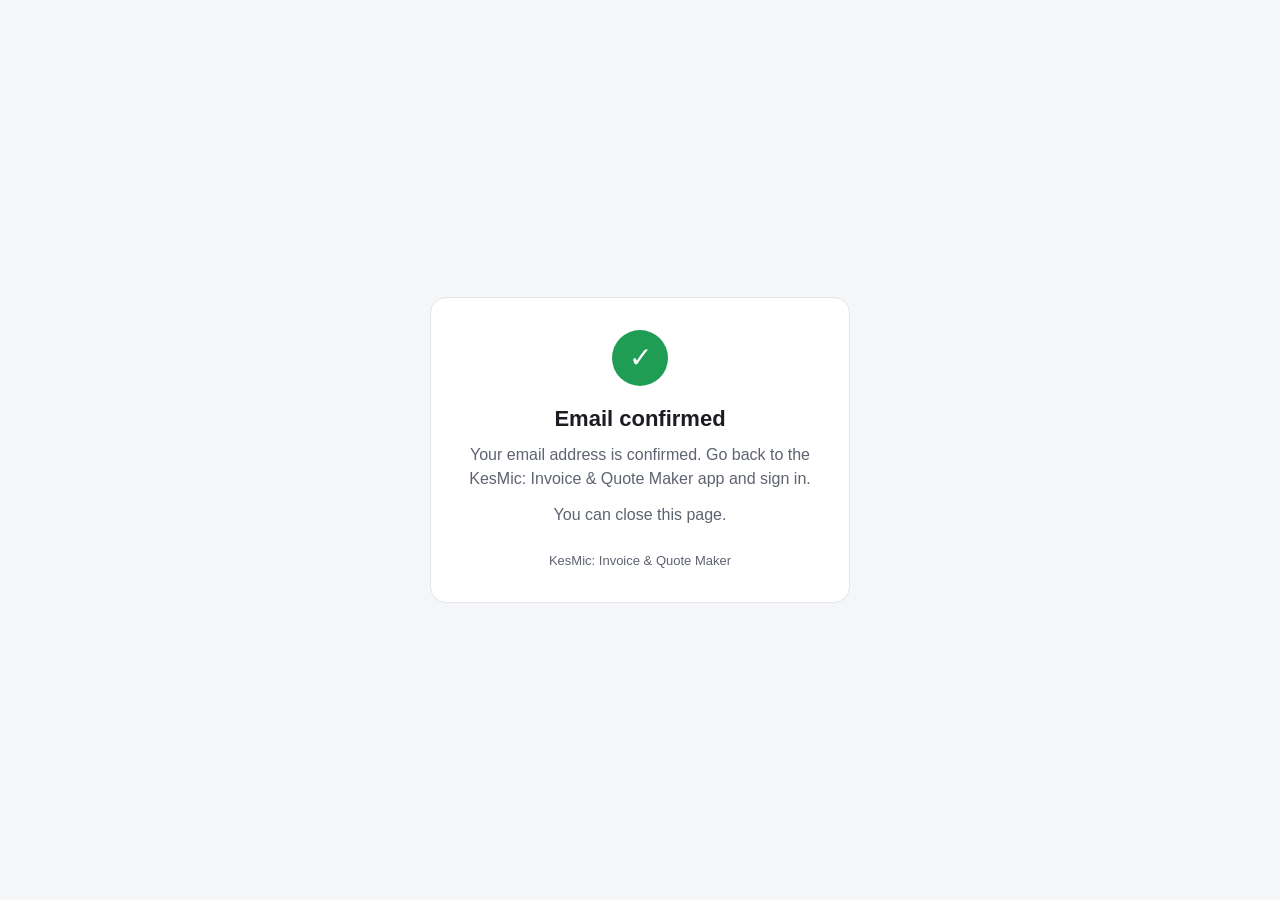
<file: kesmic-user-confirmed.html>
<!doctype html>
<html lang="en">
<head>
  <meta charset="utf-8">
  <meta name="viewport" content="width=device-width, initial-scale=1">
  <meta name="robots" content="noindex">
  <title>KesMic: Invoice &amp; Quote Maker</title>
  <style>
    :root {
      --bg: #f5f6f8; --card: #ffffff; --text: #1b1d22; --muted: #5d6370;
      --ok: #1f9d55; --err: #d64545; --border: #e3e5ea;
    }
    @media (prefers-color-scheme: dark) {
      :root {
        --bg: #111317; --card: #1b1e24; --text: #eceef2; --muted: #9aa1ad;
        --ok: #3fbf74; --err: #f06a6a; --border: #2a2e36;
      }
    }
    * { box-sizing: border-box; }
    body {
      margin: 0; min-height: 100vh; display: flex; align-items: center;
      justify-content: center; padding: 16px; background: var(--bg);
      color: var(--text);
      font: 16px/1.5 -apple-system, BlinkMacSystemFont, "Segoe UI", Roboto, sans-serif;
    }
    main {
      width: 100%; max-width: 420px; background: var(--card);
      border: 1px solid var(--border); border-radius: 16px;
      padding: 32px 24px; text-align: center;
    }
    .icon {
      width: 56px; height: 56px; margin: 0 auto 16px; border-radius: 50%;
      display: flex; align-items: center; justify-content: center;
      font-size: 28px; color: #fff; background: var(--ok);
    }
    .error .icon { background: var(--err); }
    h1 { font-size: 22px; margin: 0 0 8px; }
    p { margin: 0 0 12px; color: var(--muted); }
    .brand { margin-top: 24px; font-size: 13px; color: var(--muted); }
  </style>
</head>
<body>
  <main id="card">
    <div class="icon" id="icon">✓</div>
    <h1 id="title">Email confirmed</h1>
    <p id="message">Your email address is confirmed. Go back to the KesMic: Invoice &amp; Quote Maker app and sign in.</p>
    <p id="hint">You can close this page.</p>
    <div class="brand">KesMic: Invoice &amp; Quote Maker</div>
  </main>
  <script>
    // Supabase adds the result to the URL fragment (and sometimes the query):
    // tokens on success, error / error_description on failure.
    (function () {
      var raw = (location.hash || '').replace(/^#/, '') || location.search.replace(/^\?/, '');
      var p = new URLSearchParams(raw);

      // Never leave session tokens in the address bar or browser history.
      if (location.hash || location.search) {
        history.replaceState(null, '', location.pathname);
      }

      var set = function (id, text) { document.getElementById(id).textContent = text; };
      var error = p.get('error') || p.get('error_code');

      if (error) {
        document.getElementById('card').className = 'error';
        set('icon', '!');
        set('title', 'This link didn’t work');
        set('message', p.get('error_code') === 'otp_expired'
          ? 'The link has expired or was already used. If you already confirmed your email, just sign in in the app. Otherwise, sign up again to get a new link.'
          : (p.get('error_description') || 'Something went wrong.').replace(/\+/g, ' '));
        set('hint', 'Go back to the KesMic: Invoice & Quote Maker app to continue.');
      } else if (p.get('type') === 'recovery') {
        set('title', 'Open the app to continue');
        set('message', 'Go back to the KesMic: Invoice & Quote Maker app to reset your password.');
      } else if (p.get('type') === 'email_change') {
        set('title', 'Email updated');
        set('message', 'Your new email address is confirmed. Go back to the KesMic: Invoice & Quote Maker app.');
      }
    })();
  </script>
</body>
</html>
</file>
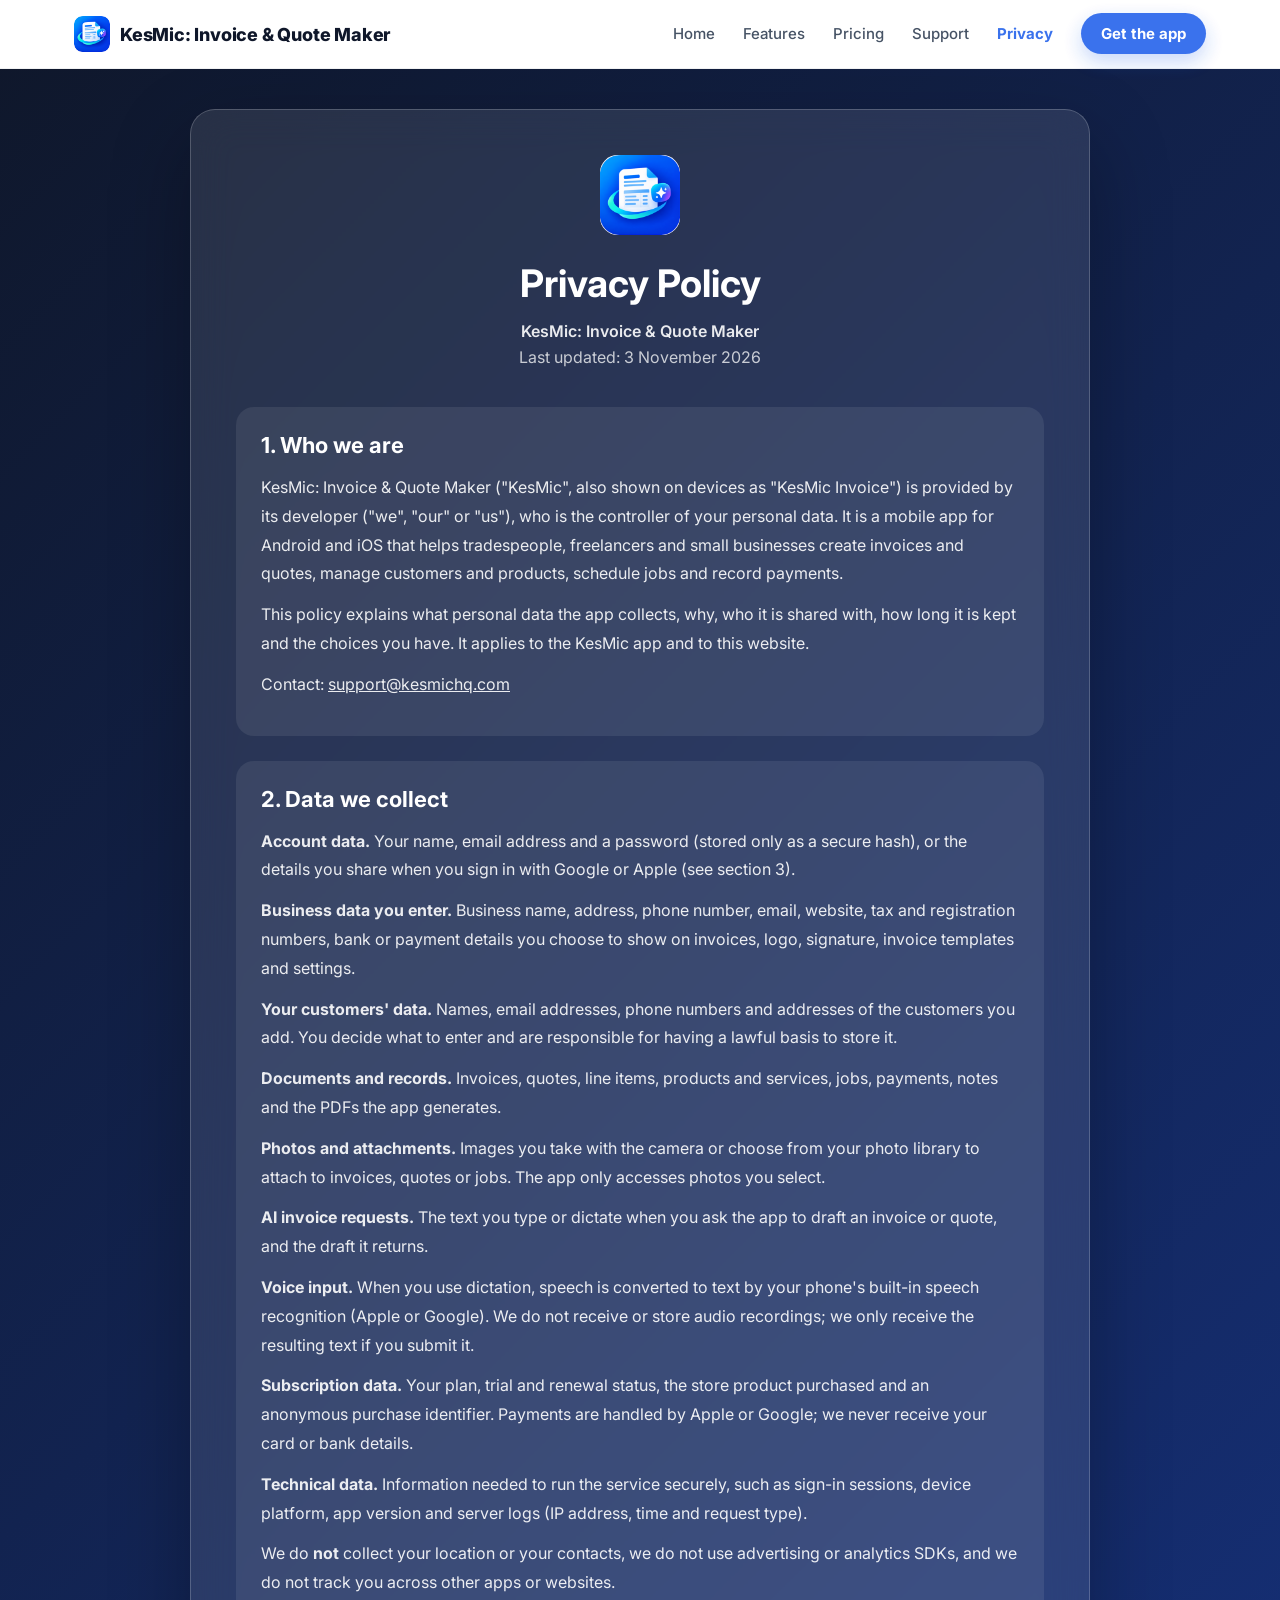
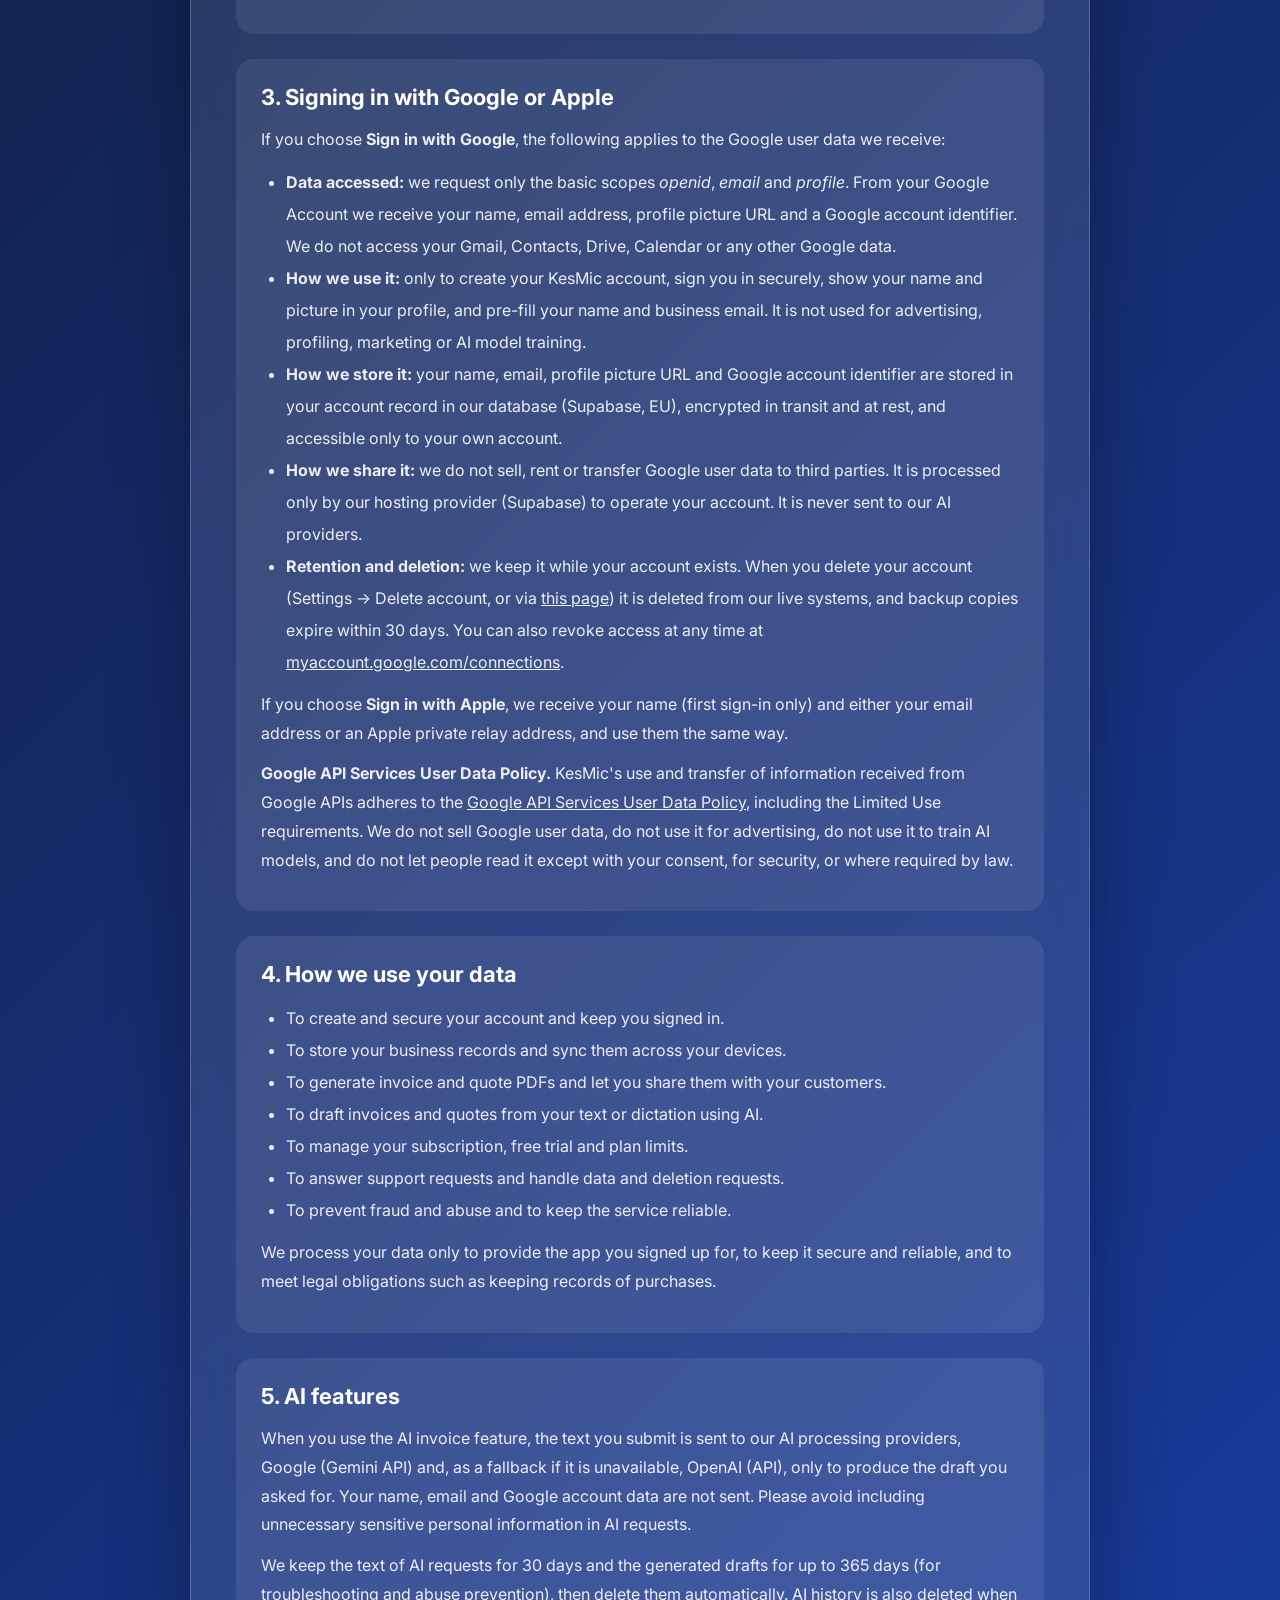
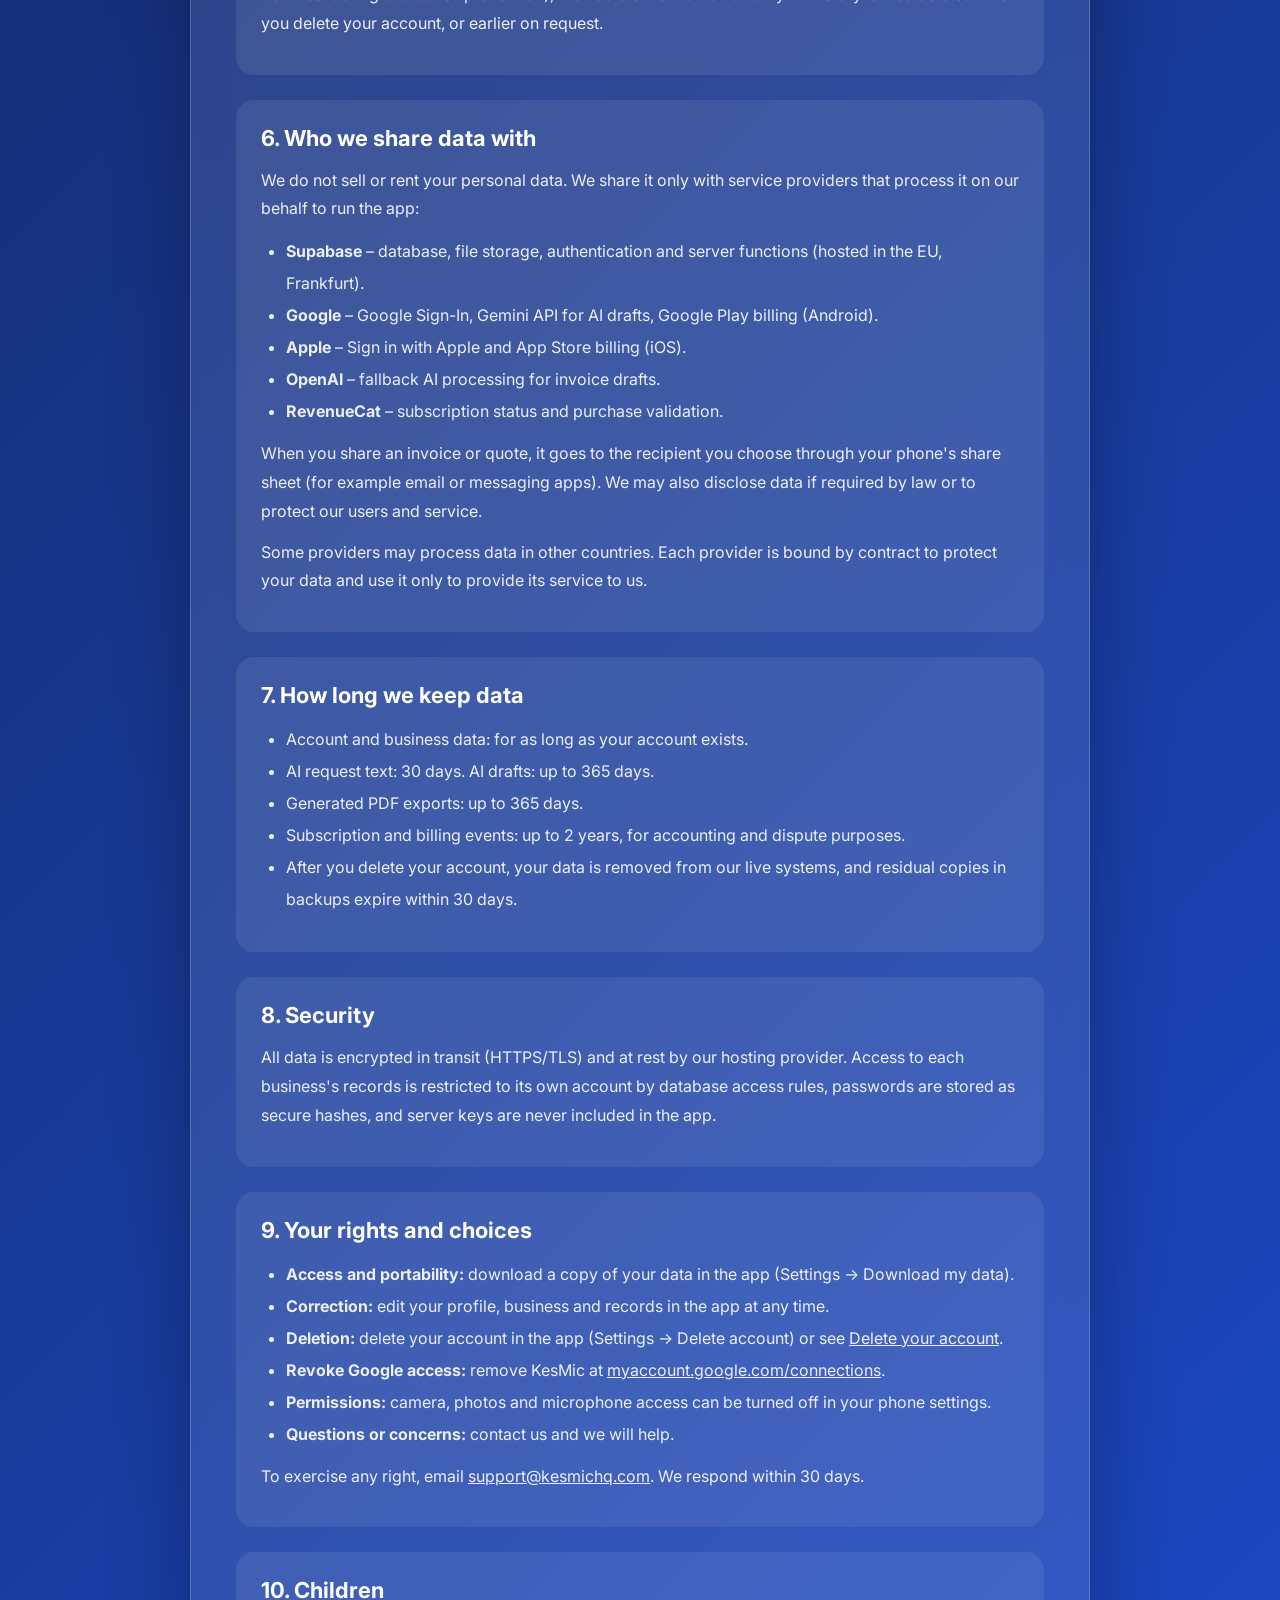
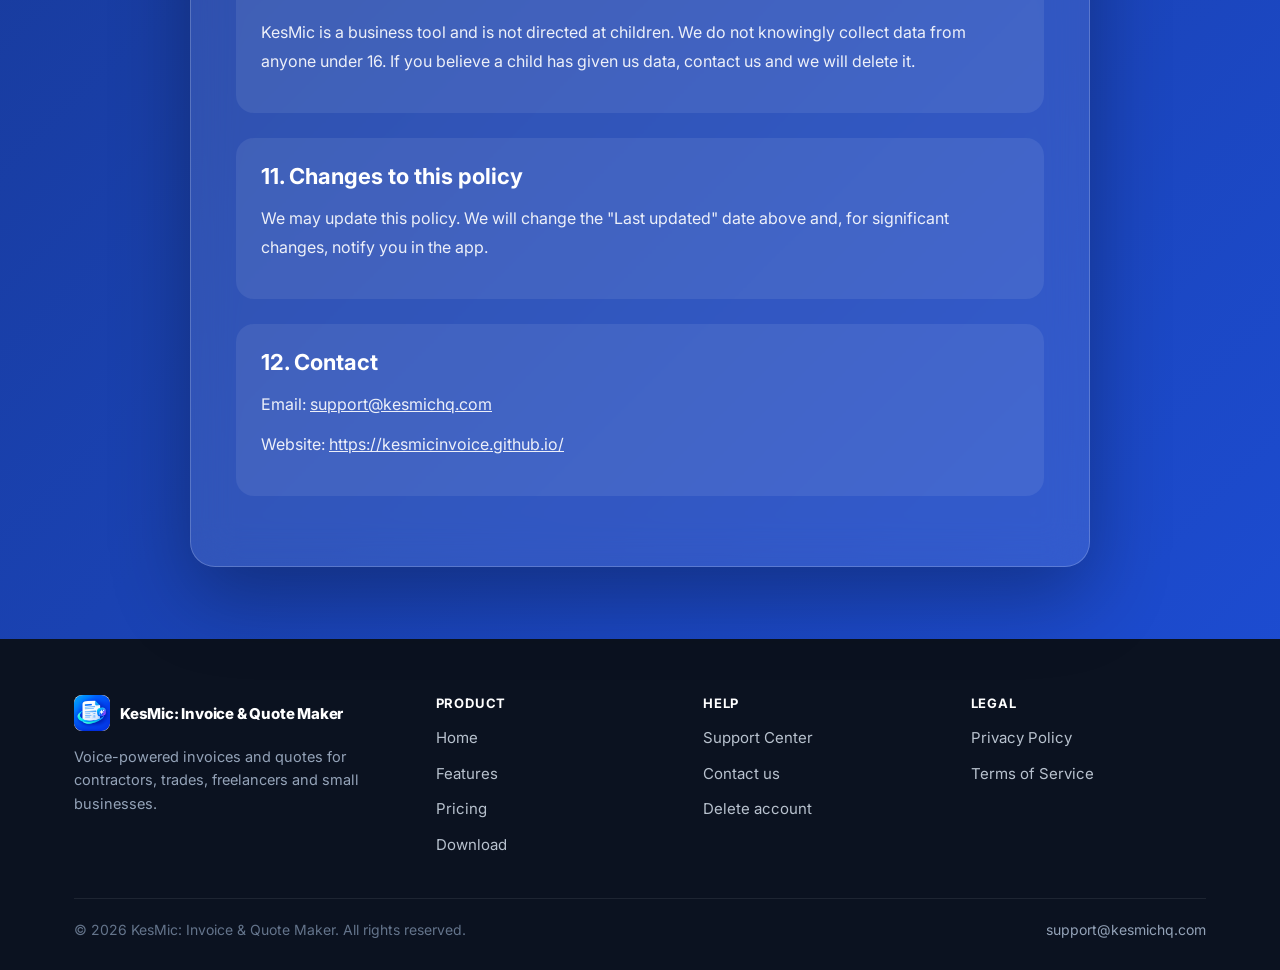
<file: privacy-policy.html>
<!DOCTYPE html>
<html lang="en">
<head>
<meta charset="UTF-8">
<meta name="viewport" content="width=device-width, initial-scale=1.0">
<title>Privacy Policy – KesMic: Invoice &amp; Quote Maker</title>
<link rel="icon" type="image/png" href="favicon.png">
<link rel="apple-touch-icon" href="logo.png">
<link rel="preconnect" href="https://fonts.googleapis.com">
<link href="https://fonts.googleapis.com/css2?family=Inter:wght@300;400;500;600;700&display=swap" rel="stylesheet">
<style>
*{
margin:0;
padding:0;
box-sizing:border-box;
font-family:'Inter',sans-serif;
}
body{
background:linear-gradient(135deg,#0f172a,#1d4ed8);
min-height:100vh;
padding:30px;
color:white;
}
.container{
max-width:900px;
margin:auto;
background:rgba(255,255,255,.10);
backdrop-filter:blur(20px);
border-radius:25px;
padding:45px;
border:1px solid rgba(255,255,255,.2);
box-shadow:0 30px 80px rgba(0,0,0,.3);
}
.logo{
width:80px;
height:80px;
background:white;
color:#2563eb;
border-radius:22px;
display:flex;
align-items:center;
justify-content:center;
font-size:40px;
font-weight:700;
margin:auto;
margin-bottom:25px;
}
h1{
text-align:center;
font-size:38px;
margin-bottom:15px;
}
.updated{
text-align:center;
opacity:.75;
margin-bottom:40px;
}
.card{
background:rgba(255,255,255,.08);
padding:25px;
border-radius:18px;
margin-bottom:25px;
}
h2{
font-size:22px;
margin-bottom:15px;
}
p{
line-height:1.8;
opacity:.9;
margin-bottom:12px;
}
ul{
margin-bottom:12px;
padding-left:25px;
line-height:2;
}
a{
color:white;
}
.footer{
text-align:center;
opacity:.7;
margin-top:30px;
font-size:14px;
}
li{
opacity:.9;
}
.logo{
background:none;
overflow:hidden;
border-radius:22%;
}
.logo img{
width:100%;
height:100%;
display:block;
}

</style>
<link rel="stylesheet" href="site.css">
</head>
<body class="sub">
<nav class="site-nav" aria-label="Main">
  <div class="site-wrap">
    <a class="site-brand" href="./"><img src="logo.png" alt=""><span>KesMic<span class="brand-rest">: Invoice &amp; Quote Maker</span></span></a>
    <button class="site-toggle" aria-label="Open menu" aria-expanded="false" aria-controls="site-links"><svg viewBox="0 0 24 24" fill="none" stroke="currentColor" stroke-width="2" stroke-linecap="round"><path d="M4 7h16M4 12h16M4 17h16"/></svg></button>
    <ul class="site-links" id="site-links">
      <li><a href="./">Home</a></li>
      <li><a href="./#features">Features</a></li>
      <li><a href="./#pricing">Pricing</a></li>
      <li><a href="support.html">Support</a></li>
      <li><a href="privacy-policy.html" aria-current="page">Privacy</a></li>
      <li><a class="site-cta" href="./#download">Get the app</a></li>
    </ul>
  </div>
</nav>
<main class="sub-main">
<div class="container">

<div class="logo"><img src="logo.png" alt="KesMic logo"></div>

<h1>Privacy Policy</h1>
<div class="updated" style="margin-bottom:6px;font-weight:600;opacity:.9">KesMic: Invoice &amp; Quote Maker</div>

<div class="updated">Last updated: 3 November 2026</div>

<div class="card">
<h2>1. Who we are</h2>
<p>KesMic: Invoice &amp; Quote Maker ("KesMic", also shown on devices as "KesMic Invoice") is provided by its developer ("we", "our" or "us"), who is the controller of your personal data. It is a mobile app for Android and iOS that helps tradespeople, freelancers and small businesses create invoices and quotes, manage customers and products, schedule jobs and record payments.</p>
<p>This policy explains what personal data the app collects, why, who it is shared with, how long it is kept and the choices you have. It applies to the KesMic app and to this website.</p>
<p>Contact: <a href="mailto:support@kesmichq.com">support@kesmichq.com</a></p>
</div>

<div class="card">
<h2>2. Data we collect</h2>
<p><strong>Account data.</strong> Your name, email address and a password (stored only as a secure hash), or the details you share when you sign in with Google or Apple (see section 3).</p>
<p><strong>Business data you enter.</strong> Business name, address, phone number, email, website, tax and registration numbers, bank or payment details you choose to show on invoices, logo, signature, invoice templates and settings.</p>
<p><strong>Your customers' data.</strong> Names, email addresses, phone numbers and addresses of the customers you add. You decide what to enter and are responsible for having a lawful basis to store it.</p>
<p><strong>Documents and records.</strong> Invoices, quotes, line items, products and services, jobs, payments, notes and the PDFs the app generates.</p>
<p><strong>Photos and attachments.</strong> Images you take with the camera or choose from your photo library to attach to invoices, quotes or jobs. The app only accesses photos you select.</p>
<p><strong>AI invoice requests.</strong> The text you type or dictate when you ask the app to draft an invoice or quote, and the draft it returns.</p>
<p><strong>Voice input.</strong> When you use dictation, speech is converted to text by your phone's built-in speech recognition (Apple or Google). We do not receive or store audio recordings; we only receive the resulting text if you submit it.</p>
<p><strong>Subscription data.</strong> Your plan, trial and renewal status, the store product purchased and an anonymous purchase identifier. Payments are handled by Apple or Google; we never receive your card or bank details.</p>
<p><strong>Technical data.</strong> Information needed to run the service securely, such as sign-in sessions, device platform, app version and server logs (IP address, time and request type).</p>
<p>We do <strong>not</strong> collect your location or your contacts, we do not use advertising or analytics SDKs, and we do not track you across other apps or websites.</p>
</div>

<div class="card">
<h2>3. Signing in with Google or Apple</h2>
<p>If you choose <strong>Sign in with Google</strong>, the following applies to the Google user data we receive:</p>
<ul>
<li><strong>Data accessed:</strong> we request only the basic scopes <em>openid</em>, <em>email</em> and <em>profile</em>. From your Google Account we receive your name, email address, profile picture URL and a Google account identifier. We do not access your Gmail, Contacts, Drive, Calendar or any other Google data.</li>
<li><strong>How we use it:</strong> only to create your KesMic account, sign you in securely, show your name and picture in your profile, and pre-fill your name and business email. It is not used for advertising, profiling, marketing or AI model training.</li>
<li><strong>How we store it:</strong> your name, email, profile picture URL and Google account identifier are stored in your account record in our database (Supabase, EU), encrypted in transit and at rest, and accessible only to your own account.</li>
<li><strong>How we share it:</strong> we do not sell, rent or transfer Google user data to third parties. It is processed only by our hosting provider (Supabase) to operate your account. It is never sent to our AI providers.</li>
<li><strong>Retention and deletion:</strong> we keep it while your account exists. When you delete your account (Settings &rarr; Delete account, or via <a href="delete-account.html">this page</a>) it is deleted from our live systems, and backup copies expire within 30 days. You can also revoke access at any time at <a href="https://myaccount.google.com/connections">myaccount.google.com/connections</a>.</li>
</ul>
<p>If you choose <strong>Sign in with Apple</strong>, we receive your name (first sign-in only) and either your email address or an Apple private relay address, and use them the same way.</p>
<p><strong>Google API Services User Data Policy.</strong> KesMic's use and transfer of information received from Google APIs adheres to the <a href="https://developers.google.com/terms/api-services-user-data-policy">Google API Services User Data Policy</a>, including the Limited Use requirements. We do not sell Google user data, do not use it for advertising, do not use it to train AI models, and do not let people read it except with your consent, for security, or where required by law.</p>
</div>

<div class="card">
<h2>4. How we use your data</h2>
<ul>
<li>To create and secure your account and keep you signed in.</li>
<li>To store your business records and sync them across your devices.</li>
<li>To generate invoice and quote PDFs and let you share them with your customers.</li>
<li>To draft invoices and quotes from your text or dictation using AI.</li>
<li>To manage your subscription, free trial and plan limits.</li>
<li>To answer support requests and handle data and deletion requests.</li>
<li>To prevent fraud and abuse and to keep the service reliable.</li>
</ul>
<p>We process your data only to provide the app you signed up for, to keep it secure and reliable, and to meet legal obligations such as keeping records of purchases.</p>
</div>

<div class="card">
<h2>5. AI features</h2>
<p>When you use the AI invoice feature, the text you submit is sent to our AI processing providers, Google (Gemini API) and, as a fallback if it is unavailable, OpenAI (API), only to produce the draft you asked for. Your name, email and Google account data are not sent. Please avoid including unnecessary sensitive personal information in AI requests.</p>
<p>We keep the text of AI requests for 30 days and the generated drafts for up to 365 days (for troubleshooting and abuse prevention), then delete them automatically. AI history is also deleted when you delete your account, or earlier on request.</p>
</div>

<div class="card">
<h2>6. Who we share data with</h2>
<p>We do not sell or rent your personal data. We share it only with service providers that process it on our behalf to run the app:</p>
<ul>
<li><strong>Supabase</strong> &ndash; database, file storage, authentication and server functions (hosted in the EU, Frankfurt).</li>
<li><strong>Google</strong> &ndash; Google Sign-In, Gemini API for AI drafts, Google Play billing (Android).</li>
<li><strong>Apple</strong> &ndash; Sign in with Apple and App Store billing (iOS).</li>
<li><strong>OpenAI</strong> &ndash; fallback AI processing for invoice drafts.</li>
<li><strong>RevenueCat</strong> &ndash; subscription status and purchase validation.</li>
</ul>
<p>When you share an invoice or quote, it goes to the recipient you choose through your phone's share sheet (for example email or messaging apps). We may also disclose data if required by law or to protect our users and service.</p>
<p>Some providers may process data in other countries. Each provider is bound by contract to protect your data and use it only to provide its service to us.</p>
</div>

<div class="card">
<h2>7. How long we keep data</h2>
<ul>
<li>Account and business data: for as long as your account exists.</li>
<li>AI request text: 30 days. AI drafts: up to 365 days.</li>
<li>Generated PDF exports: up to 365 days.</li>
<li>Subscription and billing events: up to 2 years, for accounting and dispute purposes.</li>
<li>After you delete your account, your data is removed from our live systems, and residual copies in backups expire within 30 days.</li>
</ul>
</div>

<div class="card">
<h2>8. Security</h2>
<p>All data is encrypted in transit (HTTPS/TLS) and at rest by our hosting provider. Access to each business's records is restricted to its own account by database access rules, passwords are stored as secure hashes, and server keys are never included in the app.</p>
</div>

<div class="card">
<h2>9. Your rights and choices</h2>
<ul>
<li><strong>Access and portability:</strong> download a copy of your data in the app (Settings &rarr; Download my data).</li>
<li><strong>Correction:</strong> edit your profile, business and records in the app at any time.</li>
<li><strong>Deletion:</strong> delete your account in the app (Settings &rarr; Delete account) or see <a href="delete-account.html">Delete your account</a>.</li>
<li><strong>Revoke Google access:</strong> remove KesMic at <a href="https://myaccount.google.com/connections">myaccount.google.com/connections</a>.</li>
<li><strong>Permissions:</strong> camera, photos and microphone access can be turned off in your phone settings.</li>
<li><strong>Questions or concerns:</strong> contact us and we will help.</li>
</ul>
<p>To exercise any right, email <a href="mailto:support@kesmichq.com">support@kesmichq.com</a>. We respond within 30 days.</p>
</div>

<div class="card">
<h2>10. Children</h2>
<p>KesMic is a business tool and is not directed at children. We do not knowingly collect data from anyone under 16. If you believe a child has given us data, contact us and we will delete it.</p>
</div>

<div class="card">
<h2>11. Changes to this policy</h2>
<p>We may update this policy. We will change the "Last updated" date above and, for significant changes, notify you in the app.</p>
</div>

<div class="card">
<h2>12. Contact</h2>
<p>Email: <a href="mailto:support@kesmichq.com">support@kesmichq.com</a></p>
<p>Website: <a href="https://kesmicinvoice.github.io/">https://kesmicinvoice.github.io/</a></p>
</div>

</div>
</main>
<footer class="site-foot">
  <div class="site-wrap">
    <div class="site-foot-grid">
      <div>
        <a class="site-brand" href="./"><img src="logo.png" alt=""><span>KesMic<span class="brand-rest">: Invoice &amp; Quote Maker</span></span></a>
        <p>Voice-powered invoices and quotes for contractors, trades, freelancers and small businesses.</p>
      </div>
      <div><h4>Product</h4><ul><li><a href="./">Home</a></li><li><a href="./#features">Features</a></li><li><a href="./#pricing">Pricing</a></li><li><a href="./#download">Download</a></li></ul></div>
      <div><h4>Help</h4><ul><li><a href="support.html">Support Center</a></li><li><a href="mailto:support@kesmichq.com">Contact us</a></li><li><a href="delete-account.html">Delete account</a></li></ul></div>
      <div><h4>Legal</h4><ul><li><a href="privacy-policy.html" aria-current="page">Privacy Policy</a></li><li><a href="terms.html">Terms of Service</a></li></ul></div>
    </div>
    <div class="site-copy"><span>© 2026 KesMic: Invoice &amp; Quote Maker. All rights reserved.</span><a href="mailto:support@kesmichq.com">support@kesmichq.com</a></div>
  </div>
</footer>
<script src="site.js"></script>
</body>
</html>
</file>
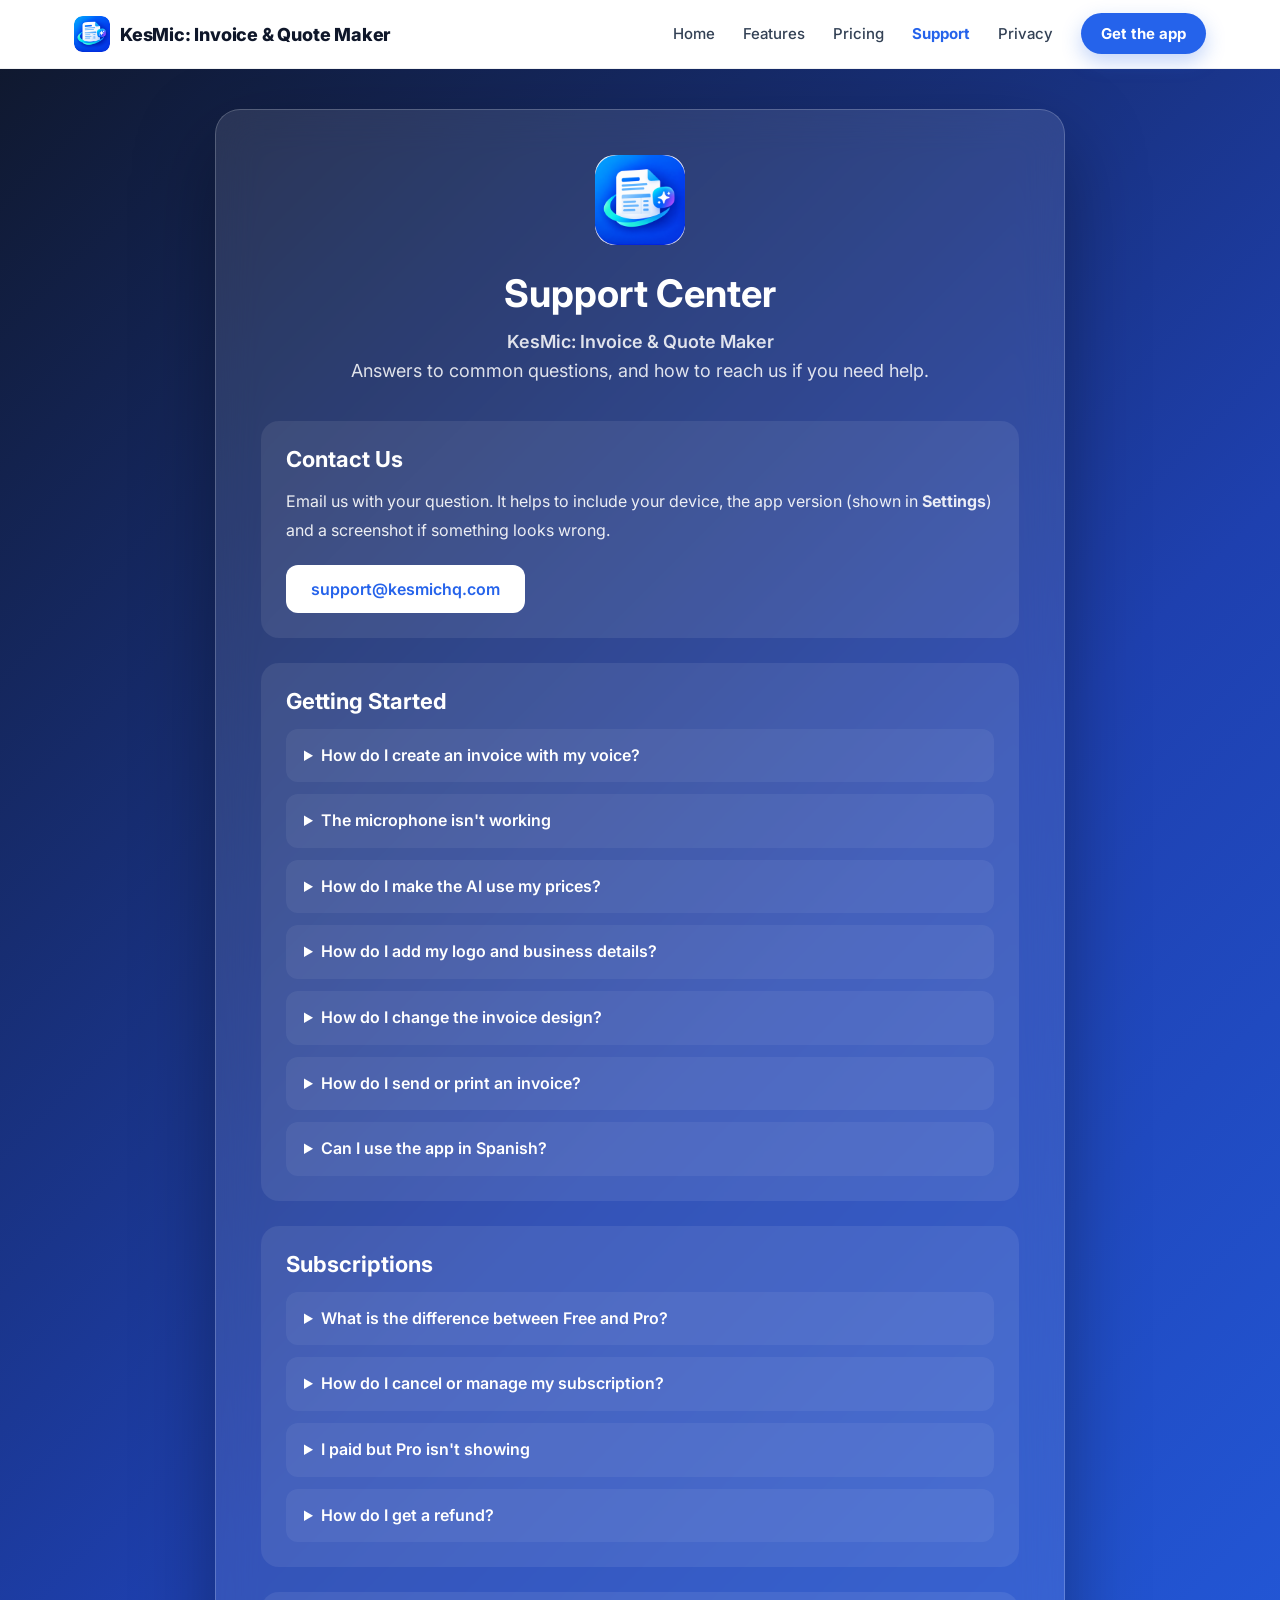
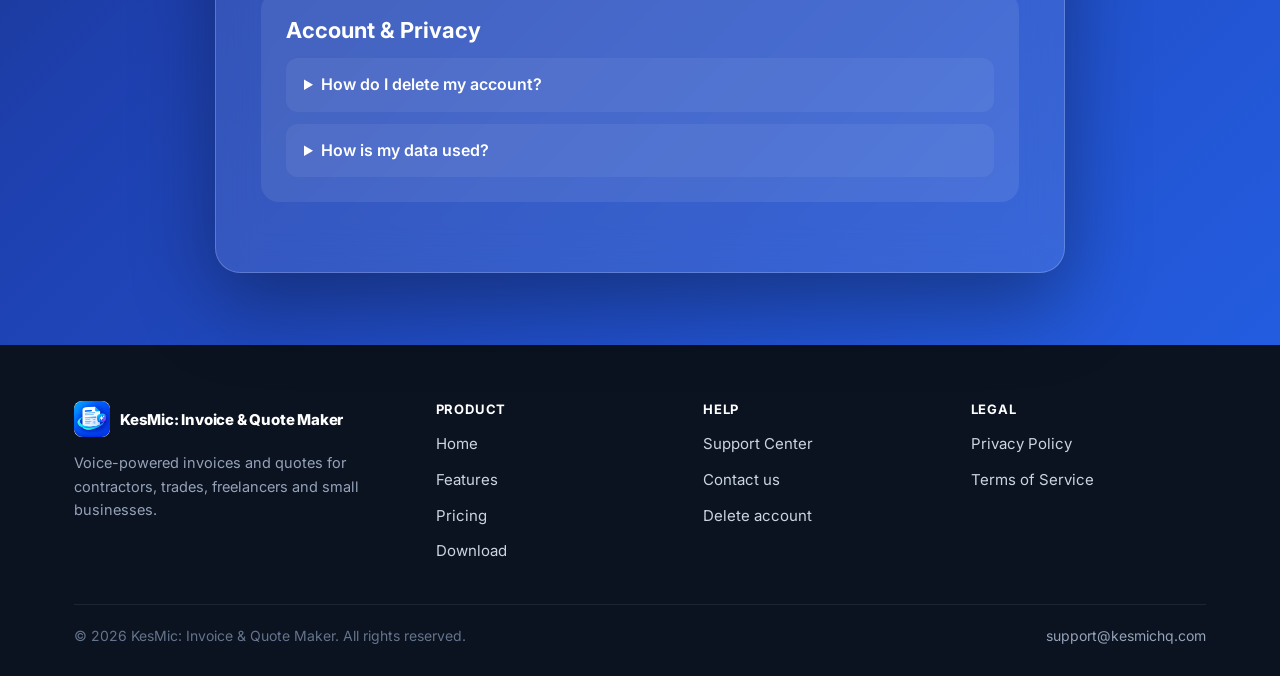
<file: support.html>
<!DOCTYPE html>
<html lang="en">
<head>
<meta charset="UTF-8">
<meta name="viewport" content="width=device-width, initial-scale=1.0">

<title>Support – KesMic: Invoice &amp; Quote Maker</title>
<meta name="description" content="Help and support for KesMic: Invoice &amp; Quote Maker: voice invoices, PDFs, subscriptions, account and contact.">
<link rel="icon" type="image/png" href="favicon.png">
<link rel="apple-touch-icon" href="logo.png">

<link rel="preconnect" href="https://fonts.googleapis.com">
<link href="https://fonts.googleapis.com/css2?family=Inter:wght@300;400;500;600;700&display=swap" rel="stylesheet">

<style>

* {
    margin: 0;
    padding: 0;
    box-sizing: border-box;
    font-family: 'Inter', sans-serif;
}

body {

    background: linear-gradient(135deg, #0f172a, #1e40af, #2563eb);

    min-height: 100vh;

    display: flex;

    justify-content: center;

    align-items: center;

    padding: 25px;

    color: white;
}


.container {

    max-width: 850px;

    width: 100%;

    background: rgba(255,255,255,0.10);

    backdrop-filter: blur(20px);

    border-radius: 25px;

    padding: 45px;

    border: 1px solid rgba(255,255,255,0.2);

    box-shadow: 0 30px 80px rgba(0,0,0,0.35);

}


.logo {

    width: 90px;

    height: 90px;

    margin: auto;

    margin-bottom: 25px;

    border-radius: 25px;

    background: white;

    color: #2563eb;

    display:flex;

    justify-content:center;

    align-items:center;

    font-size:45px;

    font-weight:700;

}


h1 {

    text-align:center;

    font-size:38px;

    margin-bottom:15px;

}


.subtitle {

    text-align:center;

    font-size:18px;

    opacity:0.85;

    margin-bottom:40px;

}


.card {

    background: rgba(255,255,255,0.08);

    padding:25px;

    border-radius:18px;

    margin-bottom:25px;

}


h2 {

    font-size:22px;

    margin-bottom:15px;

}


p {

    line-height:1.8;

    opacity:0.9;

}


ol, ul {

    margin-top:15px;

    padding-left:25px;

    line-height:2;

}


.badge {

    display:inline-block;

    background:#10b981;

    padding:8px 16px;

    border-radius:30px;

    font-size:14px;

    font-weight:600;

    margin-bottom:15px;

}


.notice {

    margin-top:20px;

    background:rgba(16,185,129,0.15);

    border-left:5px solid #10b981;

    padding:18px;

    border-radius:12px;

}


.email {

    display:inline-block;

    margin-top:20px;

    padding:14px 25px;

    background:white;

    color:#2563eb;

    text-decoration:none;

    border-radius:12px;

    font-weight:600;

}


.website {

    color:white;

    text-decoration:none;

}


.footer {

    text-align:center;

    margin-top:30px;

    opacity:0.7;

    font-size:14px;

}


@media(max-width:600px){

.container {

    padding:25px;

}

h1 {

    font-size:30px;

}

}

.logo{
background:none;
overflow:hidden;
border-radius:22%;
}
.logo img{
width:100%;
height:100%;
display:block;
}


details {
    background: rgba(255,255,255,0.06);
    border-radius:12px;
    padding:14px 18px;
    margin-top:12px;
}
summary {
    cursor:pointer;
    font-weight:600;
    line-height:1.6;
}
details p, details ul, details ol { margin-top:10px; }
.card a:not(.email) { color:#bfdbfe; }
</style>
<link rel="stylesheet" href="site.css">
</head>
<body class="sub">
<nav class="site-nav" aria-label="Main">
  <div class="site-wrap">
    <a class="site-brand" href="./"><img src="logo.png" alt=""><span>KesMic<span class="brand-rest">: Invoice &amp; Quote Maker</span></span></a>
    <button class="site-toggle" aria-label="Open menu" aria-expanded="false" aria-controls="site-links"><svg viewBox="0 0 24 24" fill="none" stroke="currentColor" stroke-width="2" stroke-linecap="round"><path d="M4 7h16M4 12h16M4 17h16"/></svg></button>
    <ul class="site-links" id="site-links">
      <li><a href="./">Home</a></li>
      <li><a href="./#features">Features</a></li>
      <li><a href="./#pricing">Pricing</a></li>
      <li><a href="support.html" aria-current="page">Support</a></li>
      <li><a href="privacy-policy.html">Privacy</a></li>
      <li><a class="site-cta" href="./#download">Get the app</a></li>
    </ul>
  </div>
</nav>
<main class="sub-main">
<div class="container">
<div class="logo"><img src="logo.png" alt="KesMic logo"></div>
<h1>Support Center</h1>
<div class="subtitle" style="margin-bottom:8px;font-weight:600">KesMic: Invoice &amp; Quote Maker</div>
<div class="subtitle">Answers to common questions, and how to reach us if you need help.</div>

<div class="card">
<h2>Contact Us</h2>
<p>Email us with your question. It helps to include your device, the app version (shown in <strong>Settings</strong>) and a screenshot if something looks wrong.</p>
<a class="email" href="mailto:support@kesmichq.com?subject=KesMic%20support">support@kesmichq.com</a>
</div>

<div class="card">
<h2>Getting Started</h2>

<details>
<summary>How do I create an invoice with my voice?</summary>
<ol>
<li>Tap the microphone button at the bottom of the home screen.</li>
<li>Choose <strong>Invoice</strong> or <strong>Quote</strong>, then describe the job, for example "Fitted 3 sockets for Jamie Brooks, 4 hours labour". You can also type it.</li>
<li>Tap <strong>Create invoice</strong>. Check the draft, change anything you need, then save.</li>
</ol>
</details>

<details>
<summary>The microphone isn't working</summary>
<p>Make sure the app is allowed to use the microphone and speech recognition. On iPhone, open the <strong>Settings</strong> app, scroll to <strong>KesMic Invoice</strong> and turn them on. On Android, open <strong>Settings &gt; Apps &gt; KesMic Invoice &gt; Permissions</strong>. You can always type the job instead.</p>
</details>

<details>
<summary>How do I make the AI use my prices?</summary>
<p>Add your products and services with their prices to your <strong>Catalog</strong>. When you describe a job, matching items are filled in with your saved prices. Always review the draft before saving.</p>
</details>

<details>
<summary>How do I add my logo and business details?</summary>
<p>Open <strong>Settings</strong> and tap your business profile at the top. Add your logo, contact details and tax ID. They appear on every new invoice and quote PDF.</p>
</details>

<details>
<summary>How do I change the invoice design?</summary>
<p>Open <strong>Settings &gt; Documents</strong> to pick a template, design your own and set default notes and terms.</p>
</details>

<details>
<summary>How do I send or print an invoice?</summary>
<p>Open the invoice and view the PDF. Use the share button to send it by email, message or any app, or the print button to print it.</p>
</details>

<details>
<summary>Can I use the app in Spanish?</summary>
<p>Yes. Open <strong>Settings &gt; Language</strong>. Invoices and quotes keep their own language, so you can bill customers in English or Spanish.</p>
</details>
</div>

<div class="card">
<h2>Subscriptions</h2>

<details>
<summary>What is the difference between Free and Pro?</summary>
<p>Free includes a limited number of invoices, quotes and AI drafts each month, plus a limited number of customers and catalog items. Pro removes these limits. See <strong>Settings &gt; Subscription</strong> in the app for current details and prices.</p>
</details>

<details>
<summary>How do I cancel or manage my subscription?</summary>
<p>Subscriptions are handled by Apple or Google, and you can cancel any time.</p>
<ul>
<li><strong>iPhone / iPad:</strong> open the Settings app, tap your name, then <strong>Subscriptions</strong>, or visit <a href="https://apps.apple.com/account/subscriptions">apps.apple.com/account/subscriptions</a>.</li>
<li><strong>Android:</strong> open Google Play, tap your profile, then <strong>Payments &amp; subscriptions</strong>, or visit <a href="https://play.google.com/store/account/subscriptions">play.google.com/store/account/subscriptions</a>.</li>
</ul>
<p>Deleting the app does not cancel a subscription.</p>
</details>

<details>
<summary>I paid but Pro isn't showing</summary>
<p>Open <strong>Settings &gt; Subscription</strong> and tap <strong>Restore purchases</strong>, using the same Apple or Google account you paid with. If it still doesn't work, email us.</p>
</details>

<details>
<summary>How do I get a refund?</summary>
<p>Payments are processed by Apple or Google, so refunds are requested from them. For Apple, visit <a href="https://reportaproblem.apple.com">reportaproblem.apple.com</a>. For Google Play, use your order history in Google Play.</p>
</details>
</div>

<div class="card">
<h2>Account &amp; Privacy</h2>

<details>
<summary>How do I delete my account?</summary>
<p>Open <strong>Settings &gt; Delete account</strong> in the app. This permanently removes your account and its data. <a href="delete-account.html">More about account deletion</a>.</p>
</details>

<details>
<summary>How is my data used?</summary>
<p>Read our <a href="privacy-policy.html">Privacy Policy</a> and <a href="terms.html">Terms of Service</a>.</p>
</details>
</div>

</div>
</main>
<footer class="site-foot">
  <div class="site-wrap">
    <div class="site-foot-grid">
      <div>
        <a class="site-brand" href="./"><img src="logo.png" alt=""><span>KesMic<span class="brand-rest">: Invoice &amp; Quote Maker</span></span></a>
        <p>Voice-powered invoices and quotes for contractors, trades, freelancers and small businesses.</p>
      </div>
      <div><h4>Product</h4><ul><li><a href="./">Home</a></li><li><a href="./#features">Features</a></li><li><a href="./#pricing">Pricing</a></li><li><a href="./#download">Download</a></li></ul></div>
      <div><h4>Help</h4><ul><li><a href="support.html" aria-current="page">Support Center</a></li><li><a href="mailto:support@kesmichq.com">Contact us</a></li><li><a href="delete-account.html">Delete account</a></li></ul></div>
      <div><h4>Legal</h4><ul><li><a href="privacy-policy.html">Privacy Policy</a></li><li><a href="terms.html">Terms of Service</a></li></ul></div>
    </div>
    <div class="site-copy"><span>© 2026 KesMic: Invoice &amp; Quote Maker. All rights reserved.</span><a href="mailto:support@kesmichq.com">support@kesmichq.com</a></div>
  </div>
</footer>
<script src="site.js"></script>
</body>
</html>
</file>
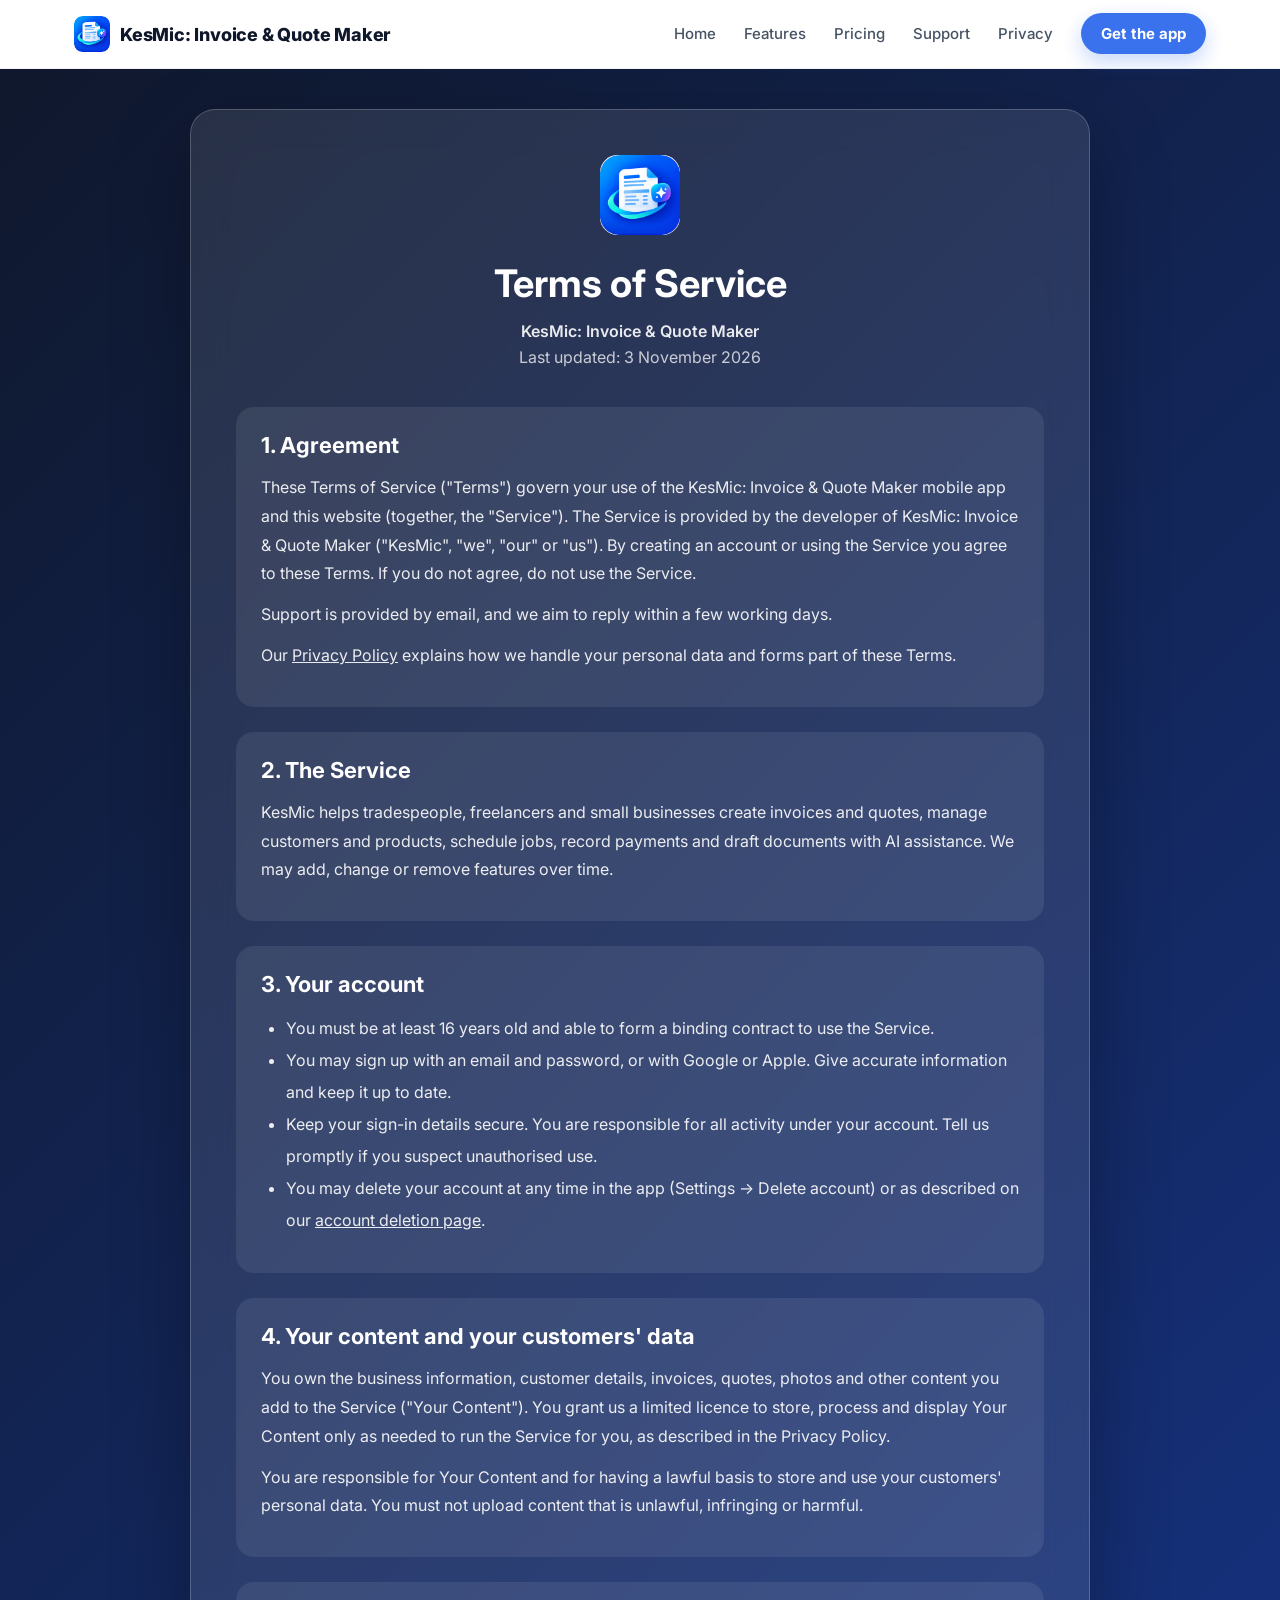
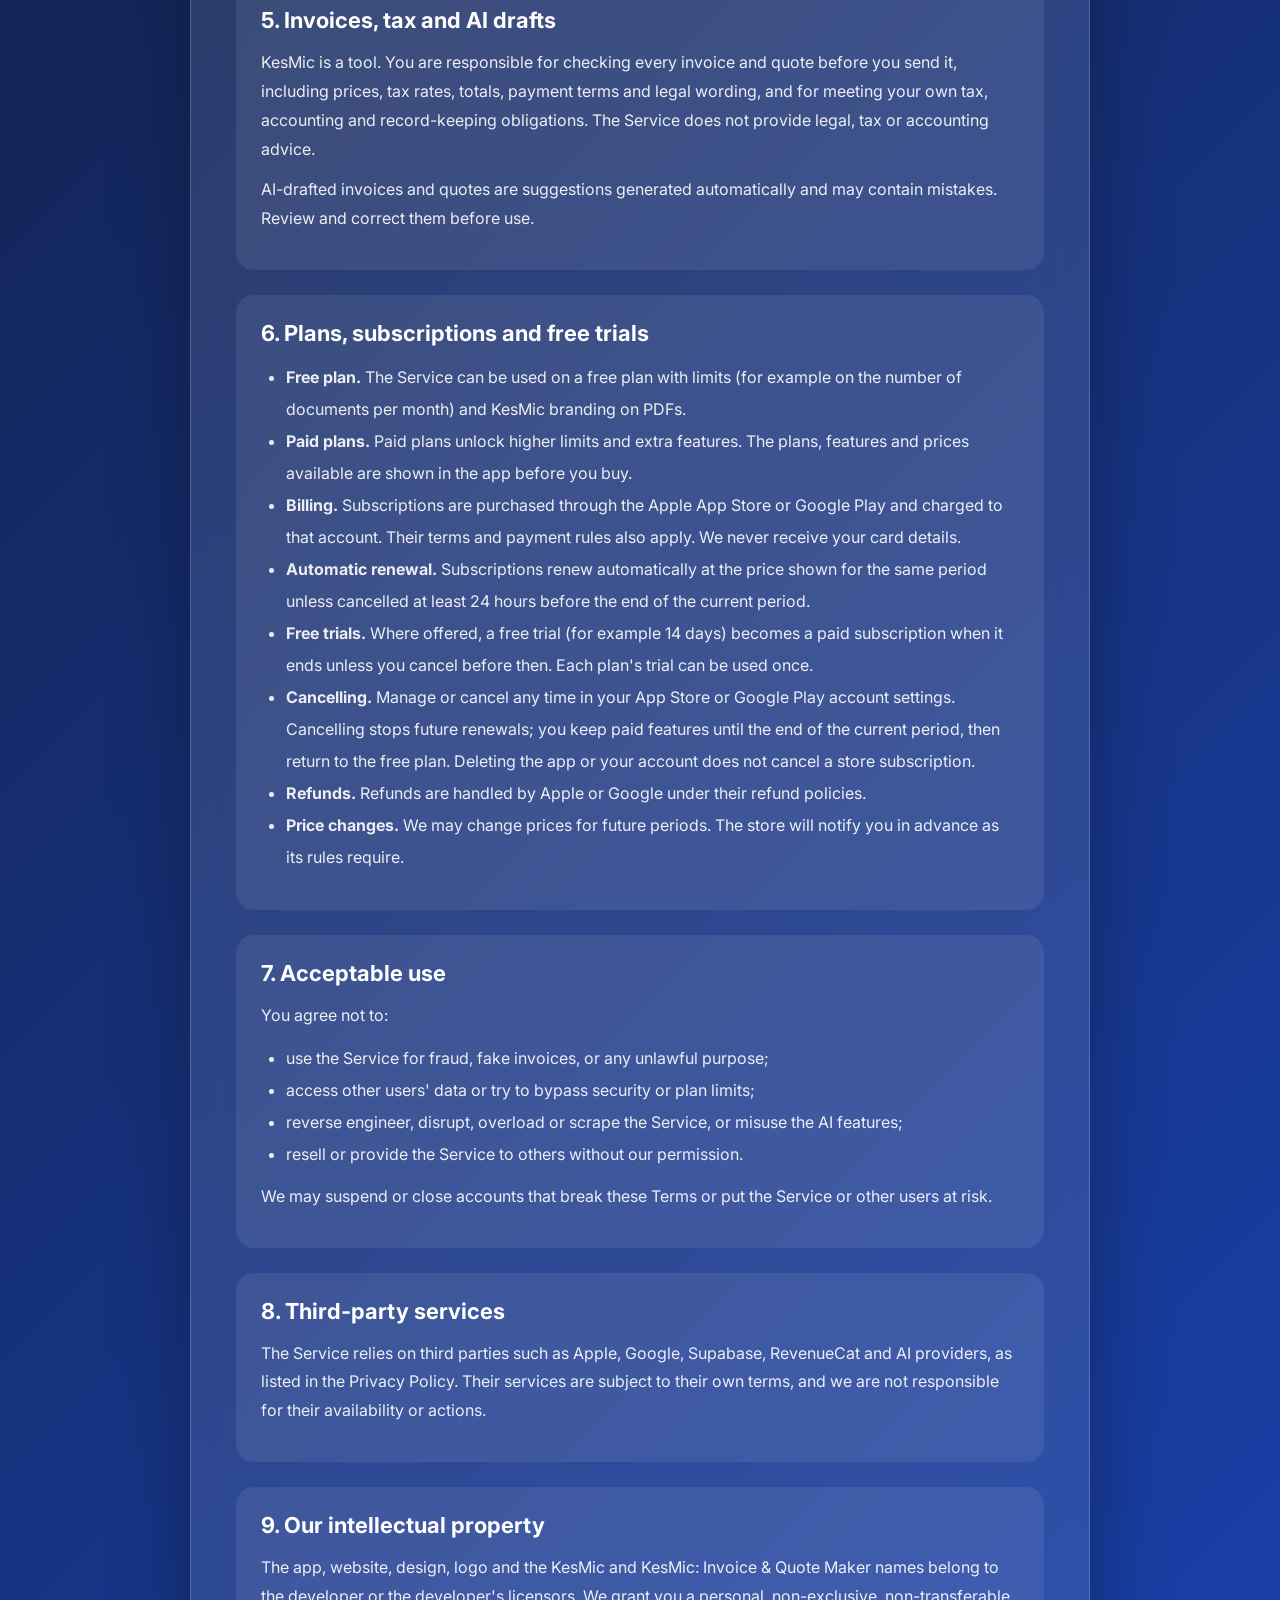
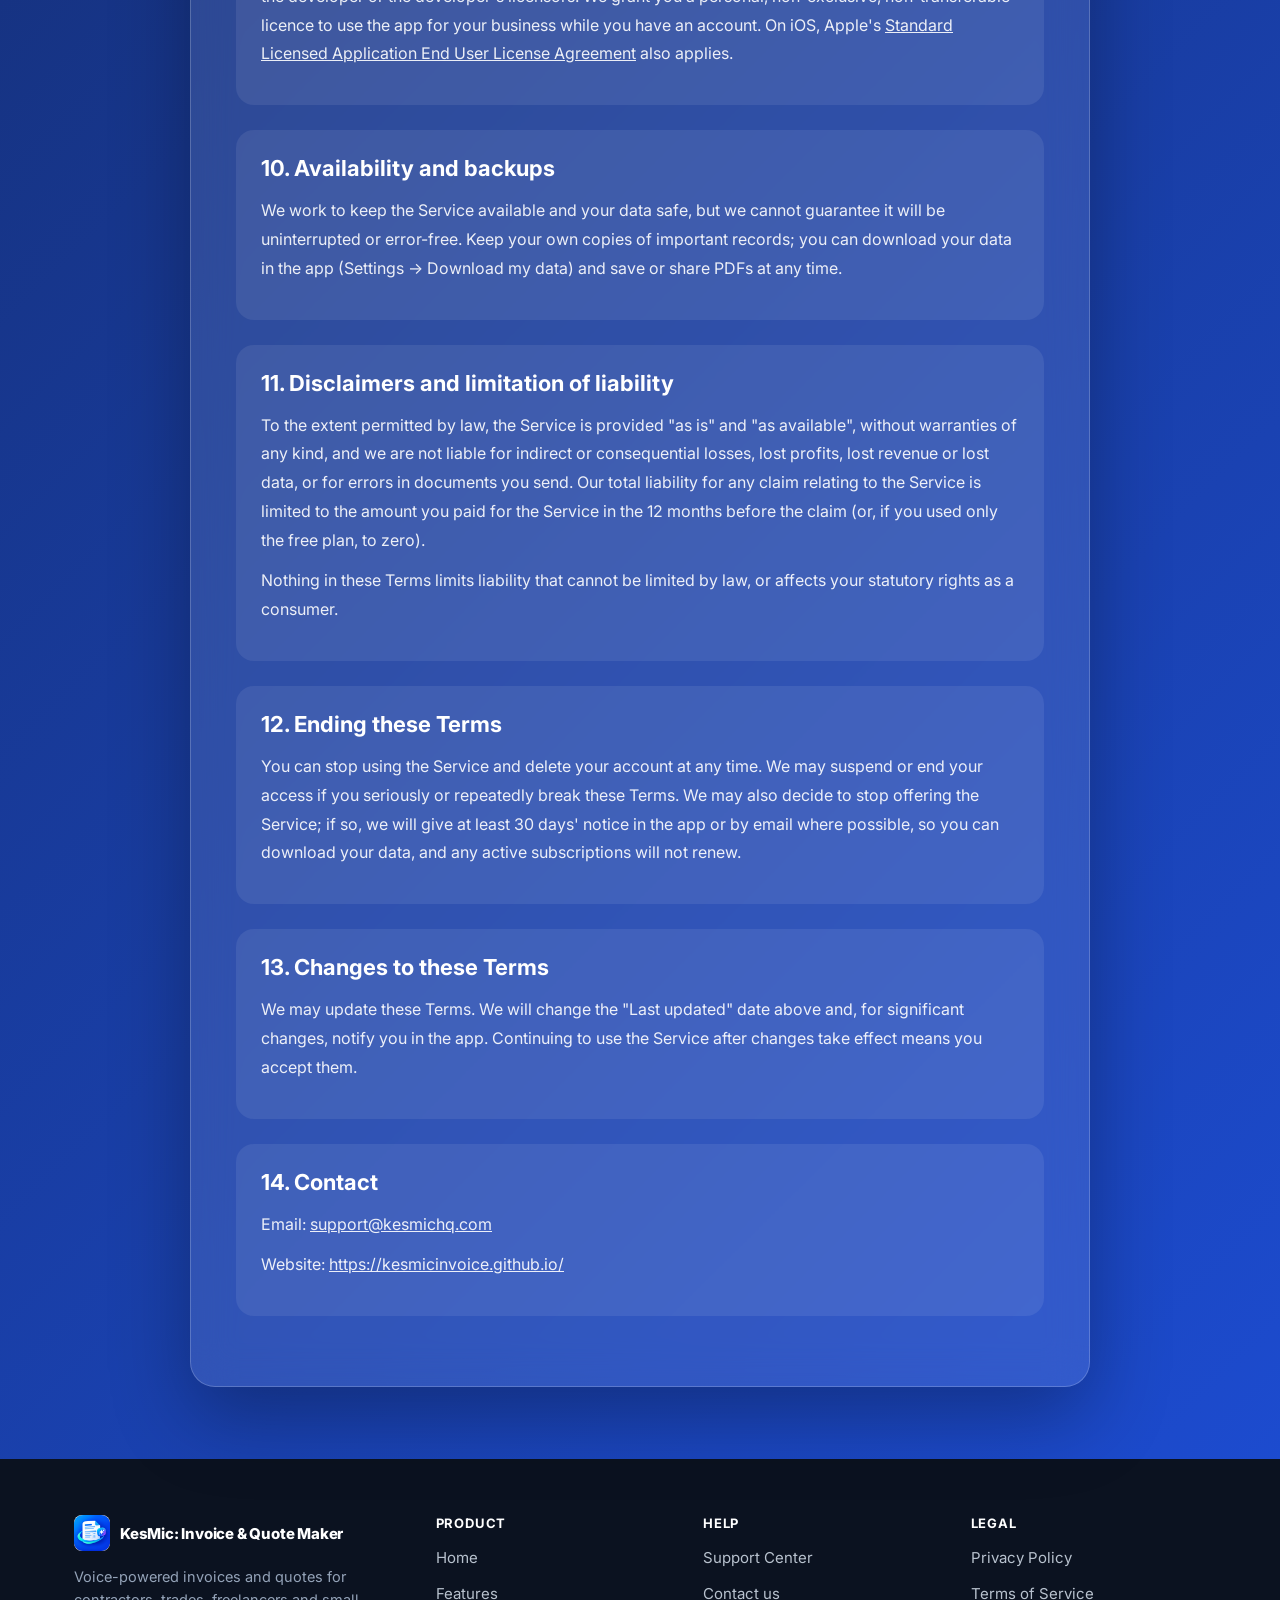
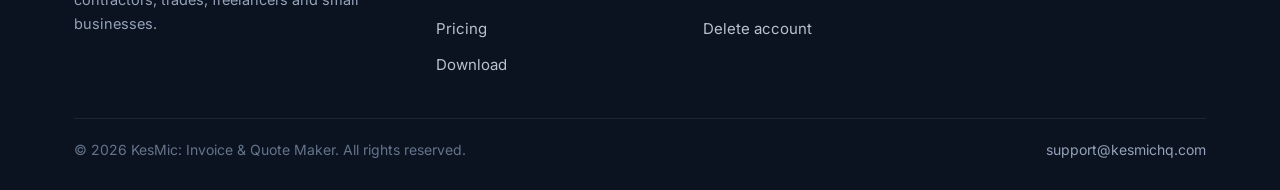
<file: terms.html>
<!DOCTYPE html>
<html lang="en">
<head>
<meta charset="UTF-8">
<meta name="viewport" content="width=device-width, initial-scale=1.0">
<title>Terms of Service – KesMic: Invoice &amp; Quote Maker</title>
<link rel="icon" type="image/png" href="favicon.png">
<link rel="apple-touch-icon" href="logo.png">
<link rel="preconnect" href="https://fonts.googleapis.com">
<link href="https://fonts.googleapis.com/css2?family=Inter:wght@300;400;500;600;700&display=swap" rel="stylesheet">
<style>
*{
margin:0;
padding:0;
box-sizing:border-box;
font-family:'Inter',sans-serif;
}
body{
background:linear-gradient(135deg,#0f172a,#1d4ed8);
min-height:100vh;
padding:30px;
color:white;
}
.container{
max-width:900px;
margin:auto;
background:rgba(255,255,255,.10);
backdrop-filter:blur(20px);
border-radius:25px;
padding:45px;
border:1px solid rgba(255,255,255,.2);
box-shadow:0 30px 80px rgba(0,0,0,.3);
}
.logo{
width:80px;
height:80px;
background:white;
color:#2563eb;
border-radius:22px;
display:flex;
align-items:center;
justify-content:center;
font-size:40px;
font-weight:700;
margin:auto;
margin-bottom:25px;
}
h1{
text-align:center;
font-size:38px;
margin-bottom:15px;
}
.updated{
text-align:center;
opacity:.75;
margin-bottom:40px;
}
.card{
background:rgba(255,255,255,.08);
padding:25px;
border-radius:18px;
margin-bottom:25px;
}
h2{
font-size:22px;
margin-bottom:15px;
}
p{
line-height:1.8;
opacity:.9;
margin-bottom:12px;
}
ul{
margin-bottom:12px;
padding-left:25px;
line-height:2;
}
a{
color:white;
}
.footer{
text-align:center;
opacity:.7;
margin-top:30px;
font-size:14px;
}
li{
opacity:.9;
}
.logo{
background:none;
overflow:hidden;
border-radius:22%;
}
.logo img{
width:100%;
height:100%;
display:block;
}

</style>
<link rel="stylesheet" href="site.css">
</head>
<body class="sub">
<nav class="site-nav" aria-label="Main">
  <div class="site-wrap">
    <a class="site-brand" href="./"><img src="logo.png" alt=""><span>KesMic<span class="brand-rest">: Invoice &amp; Quote Maker</span></span></a>
    <button class="site-toggle" aria-label="Open menu" aria-expanded="false" aria-controls="site-links"><svg viewBox="0 0 24 24" fill="none" stroke="currentColor" stroke-width="2" stroke-linecap="round"><path d="M4 7h16M4 12h16M4 17h16"/></svg></button>
    <ul class="site-links" id="site-links">
      <li><a href="./">Home</a></li>
      <li><a href="./#features">Features</a></li>
      <li><a href="./#pricing">Pricing</a></li>
      <li><a href="support.html">Support</a></li>
      <li><a href="privacy-policy.html">Privacy</a></li>
      <li><a class="site-cta" href="./#download">Get the app</a></li>
    </ul>
  </div>
</nav>
<main class="sub-main">
<div class="container">

<div class="logo"><img src="logo.png" alt="KesMic logo"></div>

<h1>Terms of Service</h1>
<div class="updated" style="margin-bottom:6px;font-weight:600;opacity:.9">KesMic: Invoice &amp; Quote Maker</div>

<div class="updated">Last updated: 3 November 2026</div>

<div class="card">
<h2>1. Agreement</h2>
<p>These Terms of Service ("Terms") govern your use of the KesMic: Invoice &amp; Quote Maker mobile app and this website (together, the "Service"). The Service is provided by the developer of KesMic: Invoice &amp; Quote Maker ("KesMic", "we", "our" or "us"). By creating an account or using the Service you agree to these Terms. If you do not agree, do not use the Service.</p>
<p>Support is provided by email, and we aim to reply within a few working days.</p>
<p>Our <a href="privacy-policy.html">Privacy Policy</a> explains how we handle your personal data and forms part of these Terms.</p>
</div>

<div class="card">
<h2>2. The Service</h2>
<p>KesMic helps tradespeople, freelancers and small businesses create invoices and quotes, manage customers and products, schedule jobs, record payments and draft documents with AI assistance. We may add, change or remove features over time.</p>
</div>

<div class="card">
<h2>3. Your account</h2>
<ul>
<li>You must be at least 16 years old and able to form a binding contract to use the Service.</li>
<li>You may sign up with an email and password, or with Google or Apple. Give accurate information and keep it up to date.</li>
<li>Keep your sign-in details secure. You are responsible for all activity under your account. Tell us promptly if you suspect unauthorised use.</li>
<li>You may delete your account at any time in the app (Settings &rarr; Delete account) or as described on our <a href="delete-account.html">account deletion page</a>.</li>
</ul>
</div>

<div class="card">
<h2>4. Your content and your customers' data</h2>
<p>You own the business information, customer details, invoices, quotes, photos and other content you add to the Service ("Your Content"). You grant us a limited licence to store, process and display Your Content only as needed to run the Service for you, as described in the Privacy Policy.</p>
<p>You are responsible for Your Content and for having a lawful basis to store and use your customers' personal data. You must not upload content that is unlawful, infringing or harmful.</p>
</div>

<div class="card">
<h2>5. Invoices, tax and AI drafts</h2>
<p>KesMic is a tool. You are responsible for checking every invoice and quote before you send it, including prices, tax rates, totals, payment terms and legal wording, and for meeting your own tax, accounting and record-keeping obligations. The Service does not provide legal, tax or accounting advice.</p>
<p>AI-drafted invoices and quotes are suggestions generated automatically and may contain mistakes. Review and correct them before use.</p>
</div>

<div class="card">
<h2>6. Plans, subscriptions and free trials</h2>
<ul>
<li><strong>Free plan.</strong> The Service can be used on a free plan with limits (for example on the number of documents per month) and KesMic branding on PDFs.</li>
<li><strong>Paid plans.</strong> Paid plans unlock higher limits and extra features. The plans, features and prices available are shown in the app before you buy.</li>
<li><strong>Billing.</strong> Subscriptions are purchased through the Apple App Store or Google Play and charged to that account. Their terms and payment rules also apply. We never receive your card details.</li>
<li><strong>Automatic renewal.</strong> Subscriptions renew automatically at the price shown for the same period unless cancelled at least 24 hours before the end of the current period.</li>
<li><strong>Free trials.</strong> Where offered, a free trial (for example 14 days) becomes a paid subscription when it ends unless you cancel before then. Each plan's trial can be used once.</li>
<li><strong>Cancelling.</strong> Manage or cancel any time in your App Store or Google Play account settings. Cancelling stops future renewals; you keep paid features until the end of the current period, then return to the free plan. Deleting the app or your account does not cancel a store subscription.</li>
<li><strong>Refunds.</strong> Refunds are handled by Apple or Google under their refund policies.</li>
<li><strong>Price changes.</strong> We may change prices for future periods. The store will notify you in advance as its rules require.</li>
</ul>
</div>

<div class="card">
<h2>7. Acceptable use</h2>
<p>You agree not to:</p>
<ul>
<li>use the Service for fraud, fake invoices, or any unlawful purpose;</li>
<li>access other users' data or try to bypass security or plan limits;</li>
<li>reverse engineer, disrupt, overload or scrape the Service, or misuse the AI features;</li>
<li>resell or provide the Service to others without our permission.</li>
</ul>
<p>We may suspend or close accounts that break these Terms or put the Service or other users at risk.</p>
</div>

<div class="card">
<h2>8. Third-party services</h2>
<p>The Service relies on third parties such as Apple, Google, Supabase, RevenueCat and AI providers, as listed in the Privacy Policy. Their services are subject to their own terms, and we are not responsible for their availability or actions.</p>
</div>

<div class="card">
<h2>9. Our intellectual property</h2>
<p>The app, website, design, logo and the KesMic and KesMic: Invoice &amp; Quote Maker names belong to the developer or the developer's licensors. We grant you a personal, non-exclusive, non-transferable licence to use the app for your business while you have an account. On iOS, Apple's <a href="https://www.apple.com/legal/internet-services/itunes/dev/stdeula/">Standard Licensed Application End User License Agreement</a> also applies.</p>
</div>

<div class="card">
<h2>10. Availability and backups</h2>
<p>We work to keep the Service available and your data safe, but we cannot guarantee it will be uninterrupted or error-free. Keep your own copies of important records; you can download your data in the app (Settings &rarr; Download my data) and save or share PDFs at any time.</p>
</div>

<div class="card">
<h2>11. Disclaimers and limitation of liability</h2>
<p>To the extent permitted by law, the Service is provided "as is" and "as available", without warranties of any kind, and we are not liable for indirect or consequential losses, lost profits, lost revenue or lost data, or for errors in documents you send. Our total liability for any claim relating to the Service is limited to the amount you paid for the Service in the 12 months before the claim (or, if you used only the free plan, to zero).</p>
<p>Nothing in these Terms limits liability that cannot be limited by law, or affects your statutory rights as a consumer.</p>
</div>

<div class="card">
<h2>12. Ending these Terms</h2>
<p>You can stop using the Service and delete your account at any time. We may suspend or end your access if you seriously or repeatedly break these Terms. We may also decide to stop offering the Service; if so, we will give at least 30 days' notice in the app or by email where possible, so you can download your data, and any active subscriptions will not renew.</p>
</div>

<div class="card">
<h2>13. Changes to these Terms</h2>
<p>We may update these Terms. We will change the "Last updated" date above and, for significant changes, notify you in the app. Continuing to use the Service after changes take effect means you accept them.</p>
</div>

<div class="card">
<h2>14. Contact</h2>
<p>Email: <a href="mailto:support@kesmichq.com">support@kesmichq.com</a></p>
<p>Website: <a href="https://kesmicinvoice.github.io/">https://kesmicinvoice.github.io/</a></p>
</div>

</div>
</main>
<footer class="site-foot">
  <div class="site-wrap">
    <div class="site-foot-grid">
      <div>
        <a class="site-brand" href="./"><img src="logo.png" alt=""><span>KesMic<span class="brand-rest">: Invoice &amp; Quote Maker</span></span></a>
        <p>Voice-powered invoices and quotes for contractors, trades, freelancers and small businesses.</p>
      </div>
      <div><h4>Product</h4><ul><li><a href="./">Home</a></li><li><a href="./#features">Features</a></li><li><a href="./#pricing">Pricing</a></li><li><a href="./#download">Download</a></li></ul></div>
      <div><h4>Help</h4><ul><li><a href="support.html">Support Center</a></li><li><a href="mailto:support@kesmichq.com">Contact us</a></li><li><a href="delete-account.html">Delete account</a></li></ul></div>
      <div><h4>Legal</h4><ul><li><a href="privacy-policy.html">Privacy Policy</a></li><li><a href="terms.html" aria-current="page">Terms of Service</a></li></ul></div>
    </div>
    <div class="site-copy"><span>© 2026 KesMic: Invoice &amp; Quote Maker. All rights reserved.</span><a href="mailto:support@kesmichq.com">support@kesmichq.com</a></div>
  </div>
</footer>
<script src="site.js"></script>
</body>
</html>
</file>
<file: site.css>
/* Shared top menu and footer for the inner pages (support, privacy, terms, delete account). */
body.sub{padding:0;display:flex;flex-direction:column;align-items:stretch;justify-content:flex-start;min-height:100vh}
.sub-main{flex:1;padding:40px 24px 72px}
.sub-main .container{margin:0 auto}
.site-wrap{max-width:1180px;margin:0 auto;padding:0 24px}

.site-nav{position:sticky;top:0;z-index:50;background:#fff;border-bottom:1px solid rgba(15,23,42,.06);color:#0f172a}
.site-nav .site-wrap{display:flex;align-items:center;justify-content:space-between;height:68px}
.site-brand{display:flex;align-items:center;gap:10px;text-decoration:none;font-weight:800;font-size:18px;letter-spacing:-.2px;color:#0f172a}
.site-brand img{width:36px;height:36px;border-radius:22%;display:block}
.site-links{display:flex;align-items:center;gap:28px;list-style:none;margin:0;padding:0;line-height:1.6}
.site-links a{text-decoration:none;font-size:15px;font-weight:500;color:#334155}
.site-links a:hover,.site-links a[aria-current="page"]{color:#2563eb}
.site-links a[aria-current="page"]{font-weight:700}
.site-links a.site-cta{background:#2563eb;color:#fff;padding:11px 20px;border-radius:999px;font-weight:700;box-shadow:0 8px 20px rgba(37,99,235,.28)}
.site-toggle{display:none;background:none;border:0;width:42px;height:42px;border-radius:10px;cursor:pointer;color:#0f172a}
.site-toggle svg{width:26px;height:26px}

.site-foot{background:#0b1220;color:#cbd5e1;padding:56px 0 32px}
.site-foot-grid{display:grid;grid-template-columns:1.4fr 1fr 1fr 1fr;gap:32px}
.site-foot .site-brand{color:#fff;margin-bottom:14px}
.site-foot p{font-size:14.5px;color:#94a3b8;max-width:320px;line-height:1.6;opacity:1}
.site-foot h4{color:#fff;font-size:13px;letter-spacing:.8px;text-transform:uppercase;margin:0 0 14px}
.site-foot ul{list-style:none;display:grid;gap:10px;margin:0;padding:0;line-height:1.6}
.site-foot a{text-decoration:none;color:#cbd5e1;font-size:15px}
.site-foot a:hover{color:#fff}
.site-copy{border-top:1px solid rgba(255,255,255,.08);margin-top:40px;padding-top:22px;font-size:14px;color:#64748b;display:flex;justify-content:space-between;flex-wrap:wrap;gap:10px}
.site-copy a{font-size:14px;color:#94a3b8}

@media (max-width:860px){
  .site-links{display:none;position:absolute;top:68px;left:0;right:0;flex-direction:column;align-items:stretch;gap:0;background:#fff;border-bottom:1px solid #e2e8f0;padding:8px 24px 18px;box-shadow:0 20px 40px rgba(15,23,42,.08)}
  .site-links.open{display:flex}
  .site-links li a{display:block;padding:12px 0}
  .site-links a.site-cta{margin-top:8px;text-align:center}
  .site-toggle{display:grid;place-items:center}
  .site-foot-grid{grid-template-columns:1fr 1fr}
}
@media (max-width:520px){
  .site-wrap{padding:0 16px}
  .sub-main{padding:20px 12px 48px}
  .sub-main .container{padding:26px 18px;border-radius:20px}
  .sub-main .card{padding:20px 16px}
  .sub-main h1{font-size:28px}
  .site-foot-grid{grid-template-columns:1fr}
}

@media (max-width:440px){.brand-rest{display:none}}
</file>
